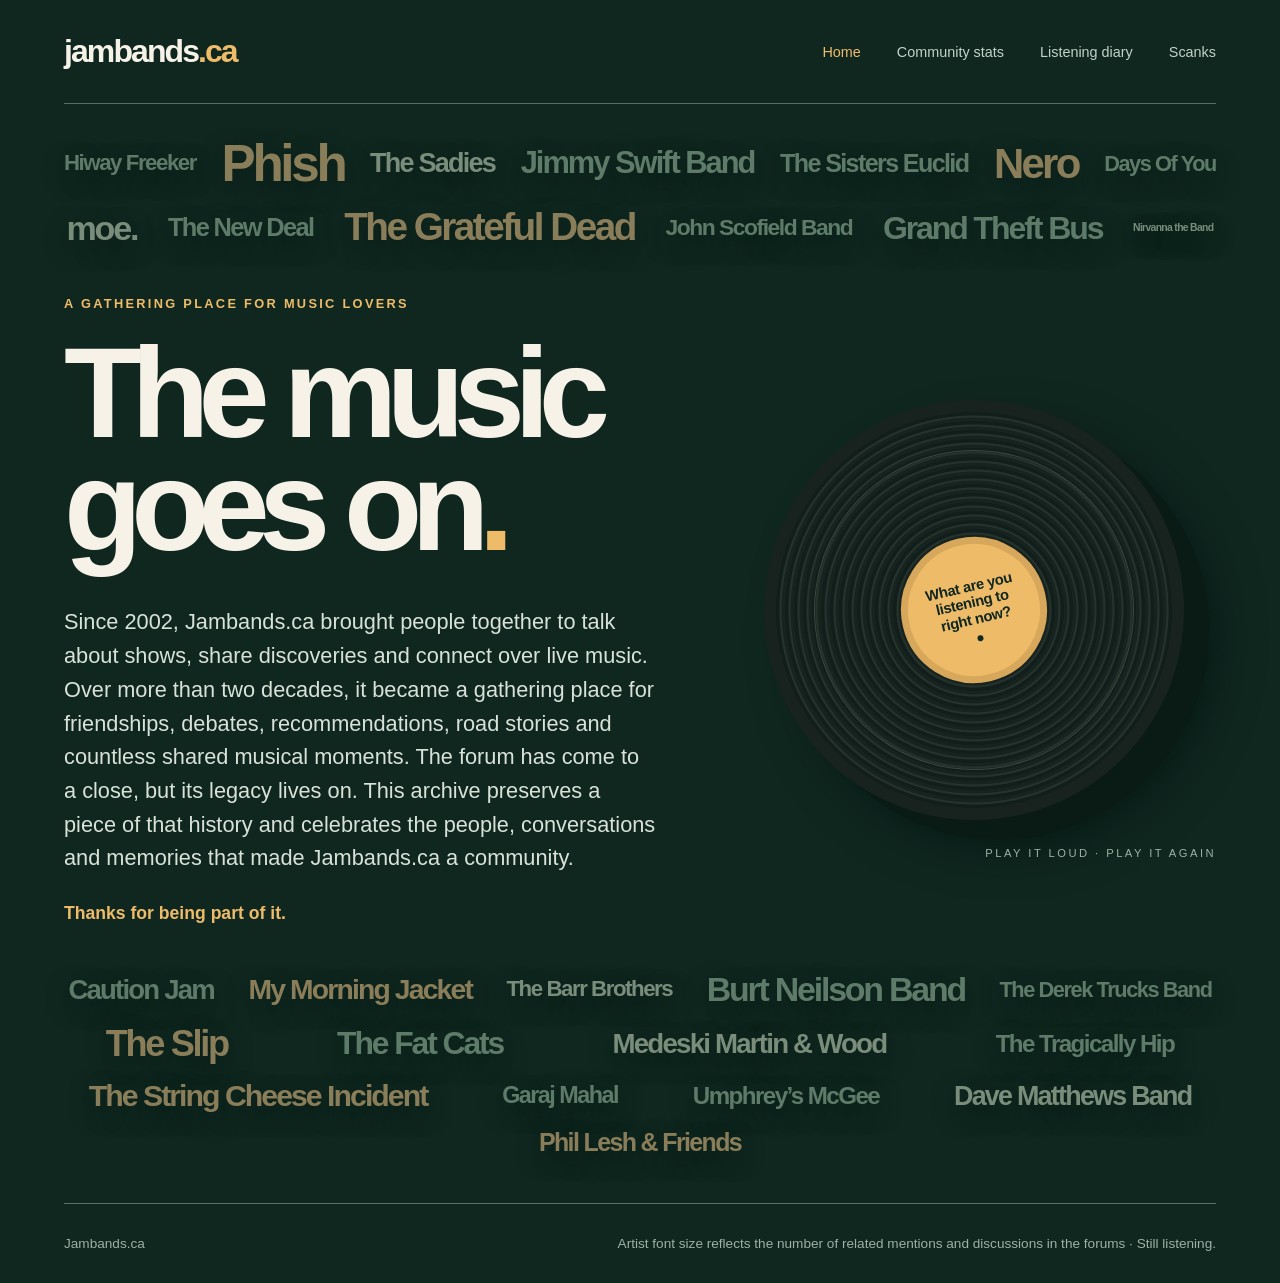
<file: index.html>
<!doctype html>
<html lang="en">
<head>
  <meta charset="utf-8">
  <meta name="viewport" content="width=device-width, initial-scale=1">
  <meta name="theme-color" content="#102720">
  <meta name="description" content="Jambands.ca — a home for the music and community that brought us together.">
  <title>Jambands.ca</title>
  <link rel="icon" type="image/svg+xml" href="data:image/svg+xml,%3Csvg xmlns='http://www.w3.org/2000/svg' viewBox='0 0 64 64'%3E%3Crect width='64' height='64' rx='12' fill='%23102720'/%3E%3Cpath d='M23 14v30c0 10-15 10-15 2s15-9 15-2M23 19l26-7v27c0 10-15 10-15 2s15-9 15-2' fill='none' stroke='%23eebc69' stroke-width='5' stroke-linecap='round' stroke-linejoin='round'/%3E%3C/svg%3E">
  <link rel="stylesheet" href="style.css">
</head>
<body>
  <div class="page">
    <header class="masthead"><a class="wordmark" href="./" aria-label="Jambands.ca home">jambands<span>.ca</span></a><nav aria-label="Main navigation"><a href="./" aria-current="page">Home</a><a href="community.html">Community stats</a><a href="albums.html">Listening diary</a><a href="scanks.html">Scanks</a></nav></header>
    <main>
      <section class="hero" aria-labelledby="headline">
        <div class="artist-cloud artist-cloud-top" role="list" aria-label="Artists mentioned on the Soundboard, sized by matching post count">
          <span class="artist" role="listitem" style="--size:1.39rem" aria-label="Hiway Freeker: 230 matching posts">Hiway Freeker</span>
          <span class="artist" role="listitem" style="--size:3.20rem" aria-label="Phish: 9,278 matching posts">Phish</span>
          <span class="artist" role="listitem" style="--size:1.69rem" aria-label="The Sadies: 829 matching posts">The Sadies</span>
          <span class="artist" role="listitem" style="--size:1.93rem" aria-label="Jimmy Swift Band: 1,562 matching posts">Jimmy Swift Band</span>
          <span class="artist" role="listitem" style="--size:1.57rem" aria-label="The Sisters Euclid: 545 matching posts">The Sisters Euclid</span>
          <span class="artist" role="listitem" style="--size:2.62rem" aria-label="Nero: 4,921 matching posts">Nero</span>
          <span class="artist" role="listitem" style="--size:1.36rem" aria-label="Days Of You: 196 matching posts">Days Of You</span>
          <span class="artist" role="listitem" style="--size:2.13rem" aria-label="moe.: 2,321 matching posts">moe.</span>
          <span class="artist" role="listitem" style="--size:1.59rem" aria-label="The New Deal: 586 matching posts">The New Deal</span>
          <span class="artist" role="listitem" style="--size:2.42rem" aria-label="The Grateful Dead: 3,766 matching posts">The Grateful Dead</span>
          <span class="artist" role="listitem" style="--size:1.43rem" aria-label="John Scofield Band: 288 matching posts">John Scofield Band</span>
          <span class="artist" role="listitem" style="--size:2.00rem" aria-label="Grand Theft Bus: 1,806 matching posts">Grand Theft Bus</span>
          <span class="artist" role="listitem" style="--size:0.65rem" aria-label="Nirvanna the Band: 0 matching posts">Nirvanna the Band</span>
        </div>
        <div class="hero-copy"><p class="eyebrow">A gathering place for music lovers</p><h1 id="headline">The music<br>goes on<span class="period">.</span></h1><p class="intro">Since 2002, Jambands.ca brought people together to talk about shows, share discoveries and connect over live music. Over more than two decades, it became a gathering place for friendships, debates, recommendations, road stories and countless shared musical moments. The forum has come to a close, but its legacy lives on. This archive preserves a piece of that history and celebrates the people, conversations and memories that made Jambands.ca a community.</p><p class="closing">Thanks for being part of it.</p></div>
        <div class="art"><div class="record"><div class="record-ring" aria-hidden="true"></div><a class="record-label" href="albums.html" aria-label="Explore albums from the What are you listening to right now? thread"><span>What are you<br>listening to<br>right now?</span></a></div><div class="art-caption" aria-hidden="true">PLAY IT LOUD · PLAY IT AGAIN</div></div>
        <div class="artist-cloud artist-cloud-bottom" role="list" aria-label="Artists mentioned on the Soundboard, sized by matching post count">
          <span class="artist" role="listitem" style="--size:1.72rem" aria-label="Caution Jam: 896 matching posts">Caution Jam</span>
          <span class="artist" role="listitem" style="--size:1.77rem" aria-label="My Morning Jacket: 1,051 matching posts">My Morning Jacket</span>
          <span class="artist" role="listitem" style="--size:1.39rem" aria-label="The Barr Brothers: 226 matching posts">The Barr Brothers</span>
          <span class="artist" role="listitem" style="--size:2.12rem" aria-label="Burt Neilson Band: 2,277 matching posts">Burt Neilson Band</span>
          <span class="artist" role="listitem" style="--size:1.36rem" aria-label="The Derek Trucks Band: 194 matching posts">The Derek Trucks Band</span>
          <span class="artist" role="listitem" style="--size:2.26rem" aria-label="The Slip: 2,920 matching posts">The Slip</span>
          <span class="artist" role="listitem" style="--size:1.99rem" aria-label="The Fat Cats: 1,780 matching posts">The Fat Cats</span>
          <span class="artist" role="listitem" style="--size:1.73rem" aria-label="Medeski Martin &amp; Wood: 921 matching posts">Medeski Martin &amp; Wood</span>
          <span class="artist" role="listitem" style="--size:1.51rem" aria-label="The Tragically Hip: 433 matching posts">The Tragically Hip</span>
          <span class="artist" role="listitem" style="--size:1.89rem" aria-label="The String Cheese Incident: 1,415 matching posts">The String Cheese Incident</span>
          <span class="artist" role="listitem" style="--size:1.46rem" aria-label="Garaj Mahal: 338 matching posts">Garaj Mahal</span>
          <span class="artist" role="listitem" style="--size:1.51rem" aria-label="Umphrey’s McGee: 423 matching posts">Umphrey’s McGee</span>
          <span class="artist" role="listitem" style="--size:1.68rem" aria-label="Dave Matthews Band: 799 matching posts">Dave Matthews Band</span>
          <span class="artist" role="listitem" style="--size:1.56rem" aria-label="Phil Lesh &amp; Friends: 514 matching posts">Phil Lesh &amp; Friends</span>
        </div>
      </section>
    </main>
    <footer><span>Jambands.ca</span><span>Artist font size reflects the number of related mentions and discussions in the forums · Still listening.</span></footer>
  </div>
</body>
</html>
</file>
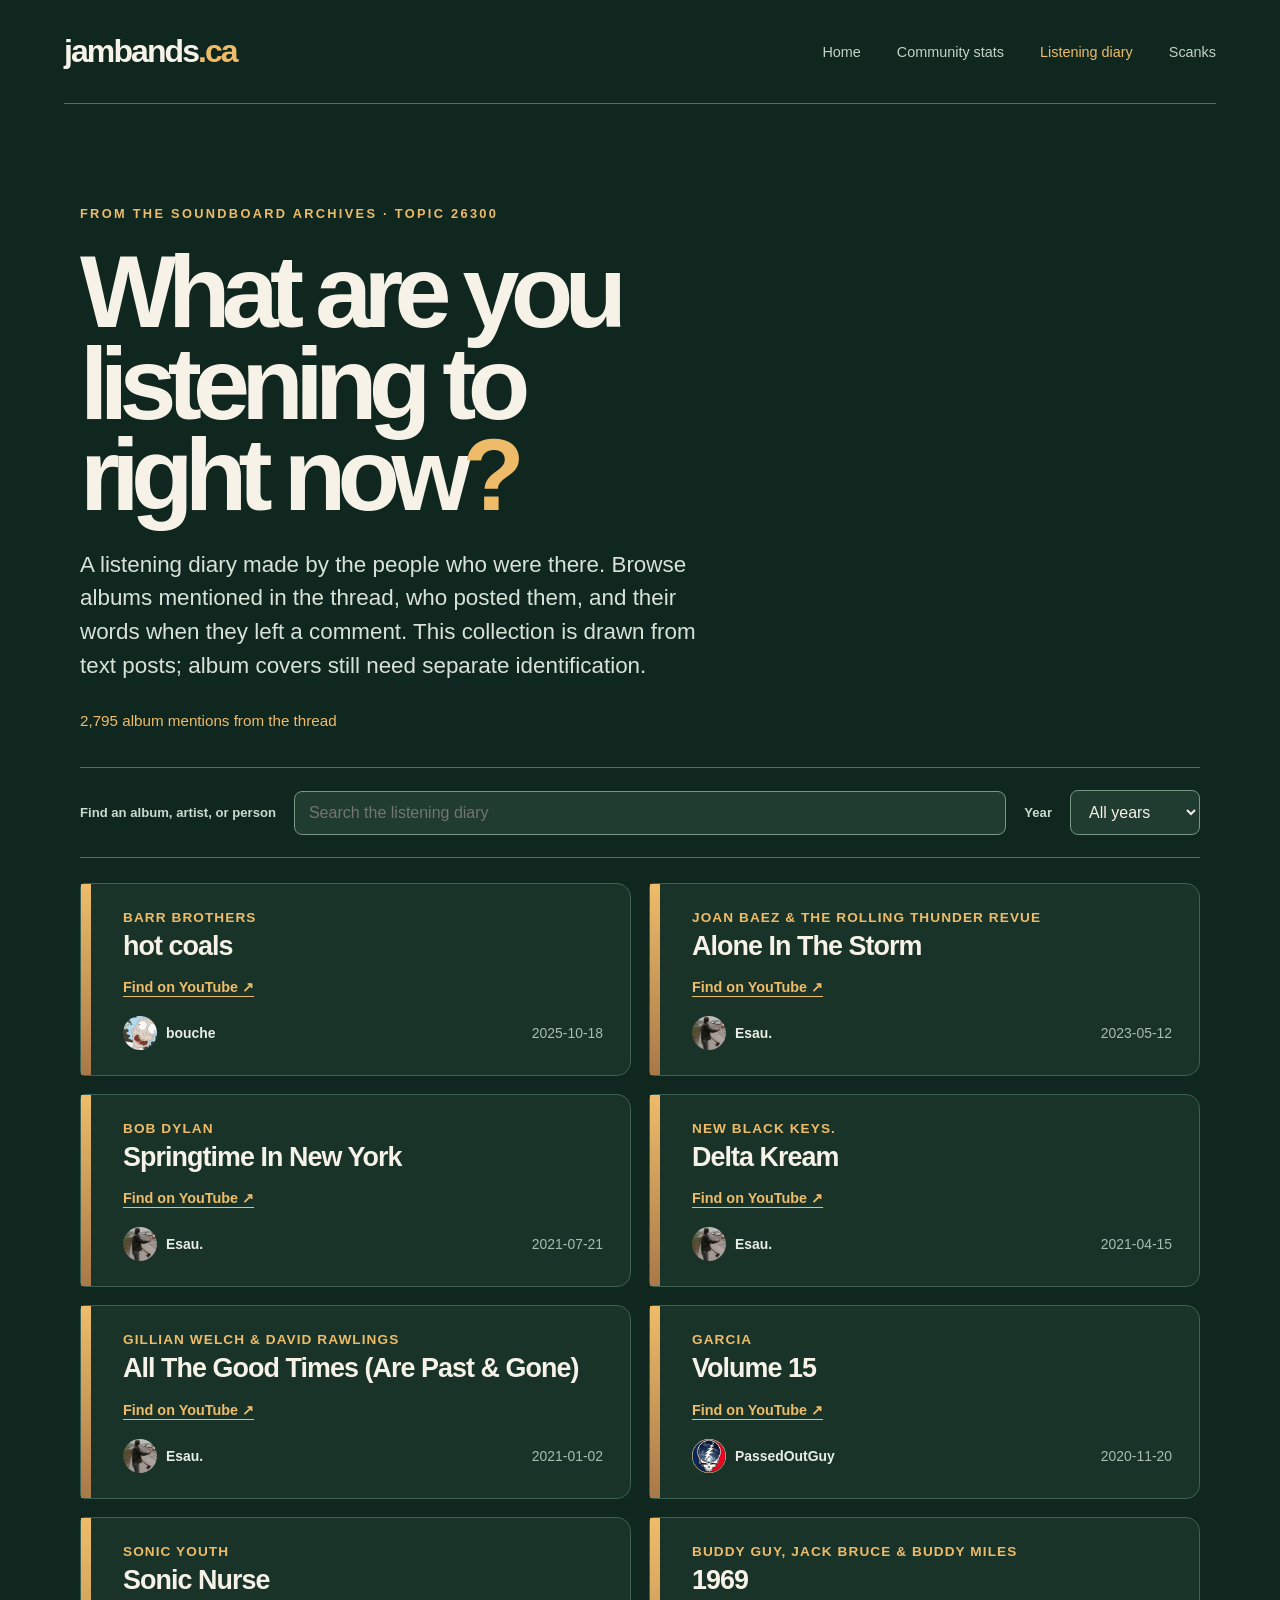
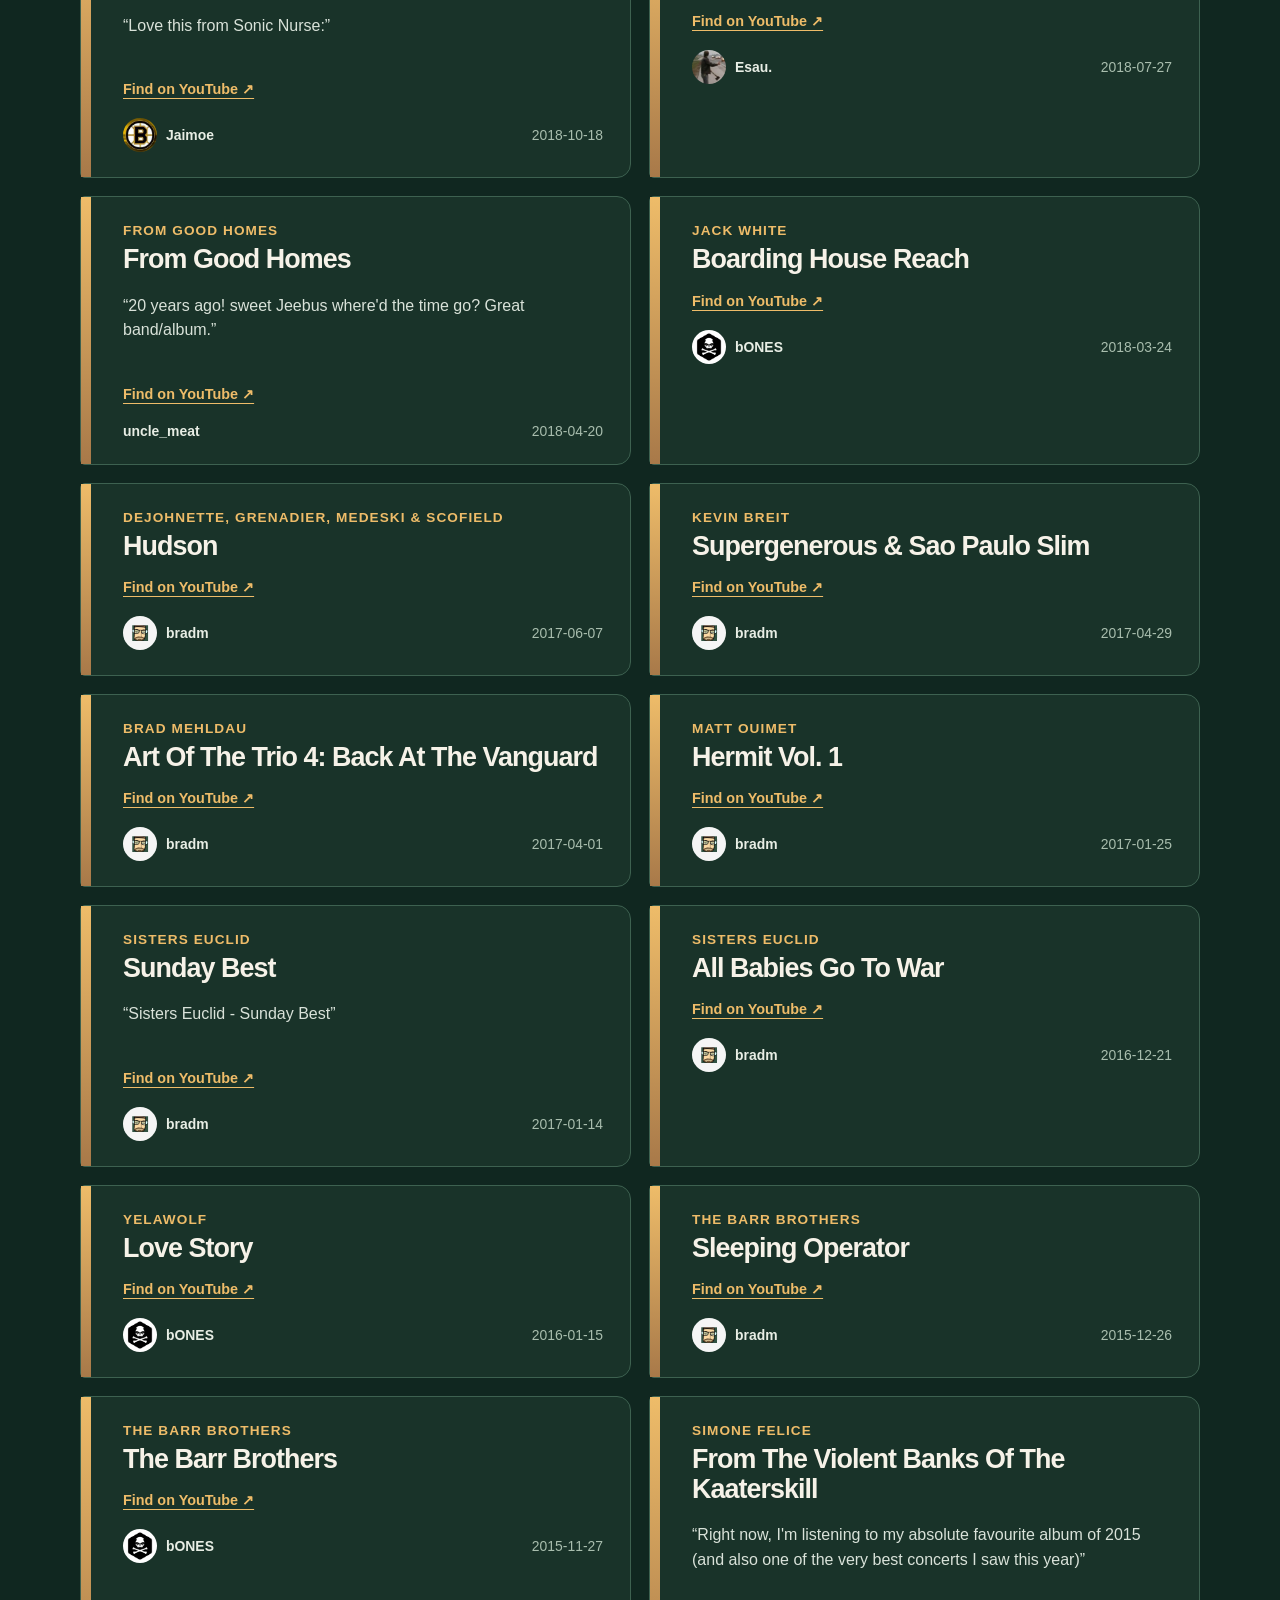
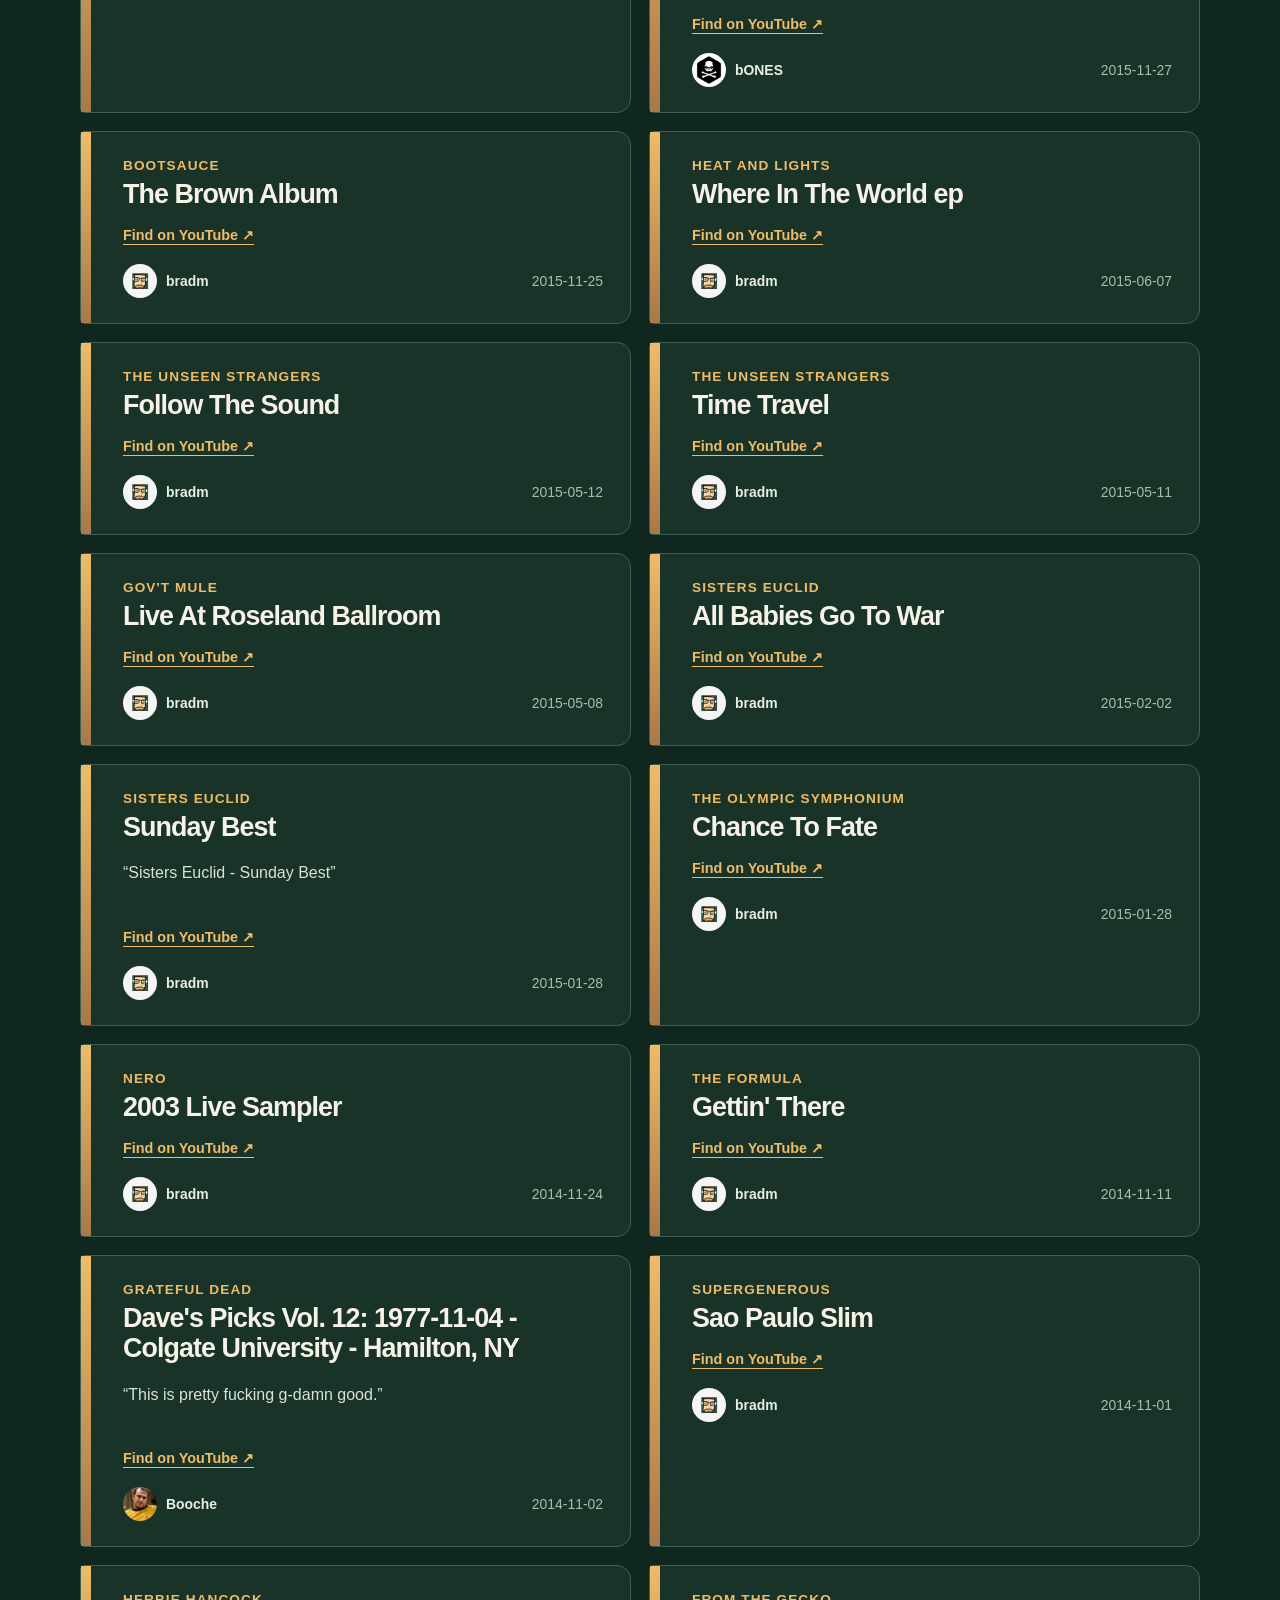
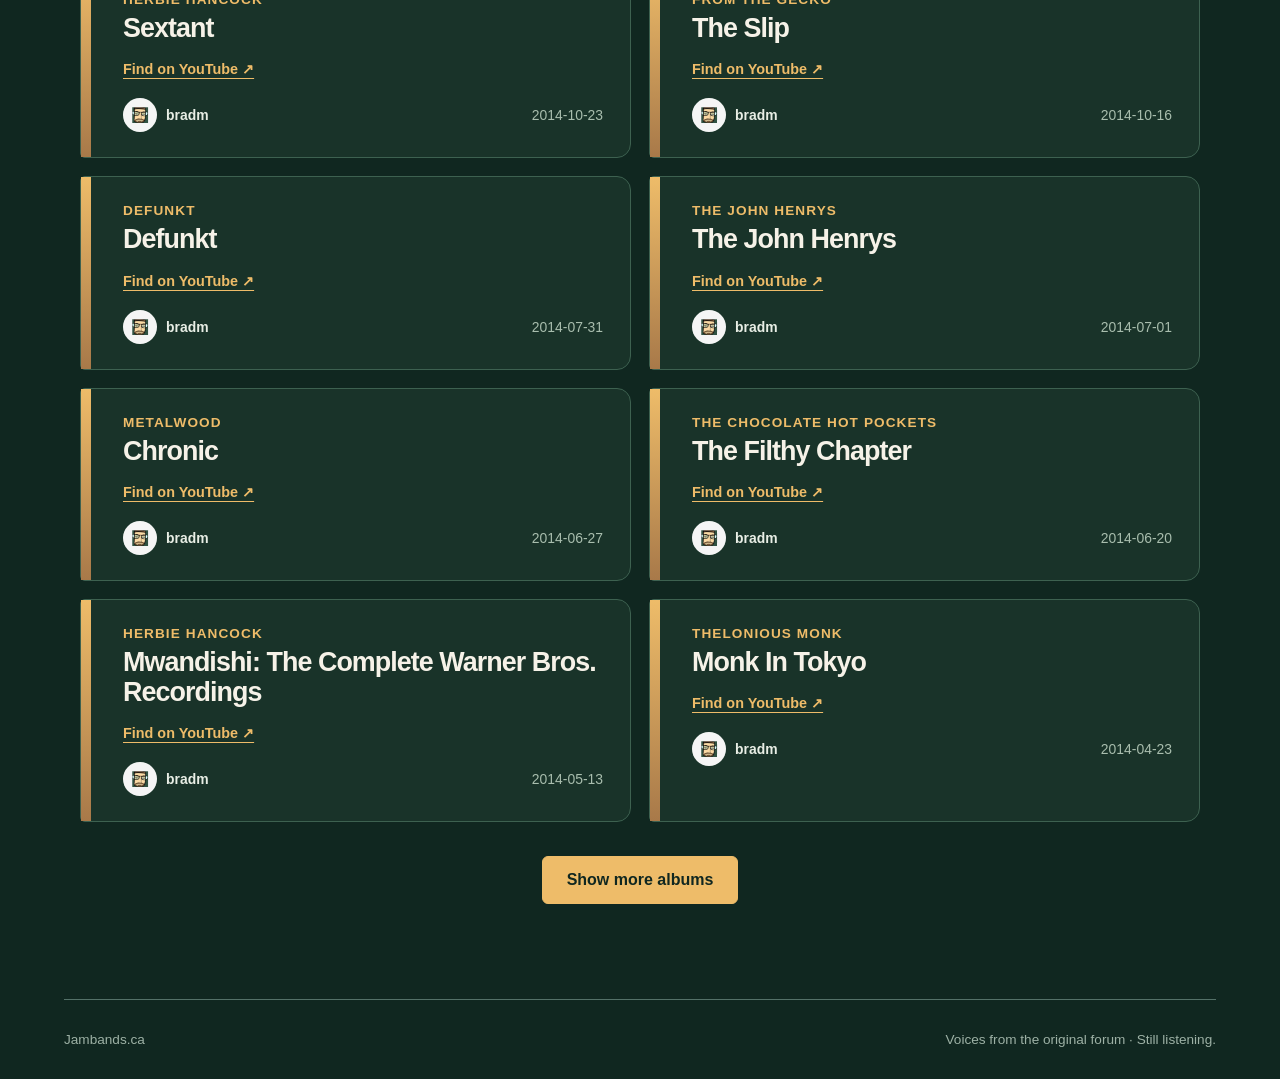
<file: albums.html>
<!doctype html>
<html lang="en">
<head>
  <meta charset="utf-8">
  <meta name="viewport" content="width=device-width, initial-scale=1">
  <meta name="theme-color" content="#102720">
  <meta name="description" content="Albums shared by the Jambands.ca community over the years.">
  <title>What are you listening to right now? · Jambands.ca</title>
  <link rel="stylesheet" href="style.css">
  <link rel="stylesheet" href="albums.css">
  <script src="albums.js" defer></script>
</head>
<body>
  <div class="page">
    <header class="masthead"><a class="wordmark" href="./" aria-label="Jambands.ca home">jambands<span>.ca</span></a><nav aria-label="Main navigation"><a href="./">Home</a><a href="community.html">Community stats</a><a href="albums.html" aria-current="page">Listening diary</a><a href="scanks.html">Scanks</a></nav></header>
    <main class="album-page">
      <div class="album-heading"><p class="eyebrow">From the Soundboard archives · Topic 26300</p><h1>What are you<br>listening to<br>right now<span class="period">?</span></h1><p class="album-intro">A listening diary made by the people who were there. Browse albums mentioned in the thread, who posted them, and their words when they left a comment. This collection is drawn from text posts; album covers still need separate identification.</p><p id="album-status" class="album-status" role="status">Loading the archive…</p></div>
      <div class="album-controls"><label for="album-search">Find an album, artist, or person</label><input id="album-search" type="search" placeholder="Search the listening diary" autocomplete="off"><label for="album-year">Year</label><select id="album-year"><option value="">All years</option></select></div>
      <div id="album-list" class="album-list" aria-live="polite"></div>
      <button id="album-more" class="album-more" type="button" hidden>Show more albums</button>
    </main>
    <footer><span>Jambands.ca</span><span>Voices from the original forum · Still listening.</span></footer>
  </div>
</body>
</html>
</file>
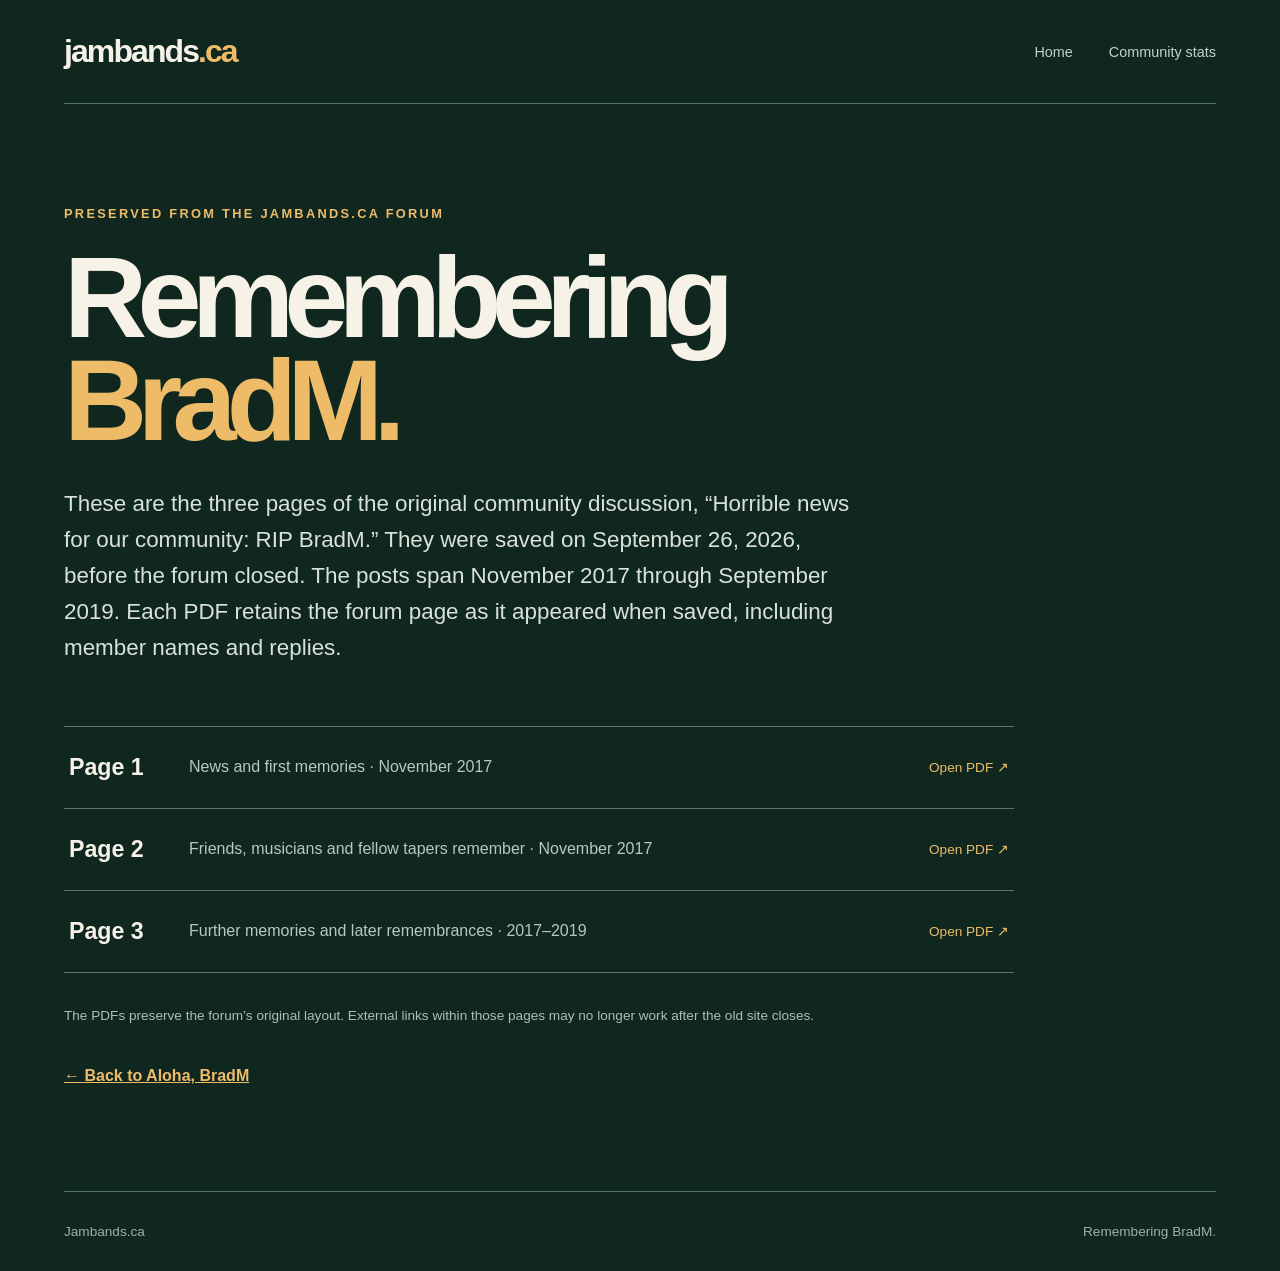
<file: bradm-thread.html>
<!doctype html>
<html lang="en">
<head>
  <meta charset="utf-8">
  <meta name="viewport" content="width=device-width, initial-scale=1">
  <meta name="theme-color" content="#102720">
  <meta name="description" content="A preserved copy of the three-page Jambands.ca tribute thread remembering BradM.">
  <title>BradM forum tribute archive · Jambands.ca</title>
  <link rel="stylesheet" href="style.css">
  <link rel="stylesheet" href="bradm.css">
</head>
<body>
  <div class="page">
    <header class="masthead"><a class="wordmark" href="./" aria-label="Jambands.ca home">jambands<span>.ca</span></a><nav aria-label="Main navigation"><a href="./">Home</a><a href="community.html">Community stats</a></nav></header>
    <main class="thread-main">
      <p class="eyebrow">Preserved from the Jambands.ca forum</p>
      <h1>Remembering<br><span>BradM.</span></h1>
      <p class="thread-intro">These are the three pages of the original community discussion, “Horrible news for our community: RIP BradM.” They were saved on September 26, 2026, before the forum closed. The posts span November 2017 through September 2019. Each PDF retains the forum page as it appeared when saved, including member names and replies.</p>
      <ol class="thread-pages">
        <li><a href="archive/bradm-thread/page1.pdf"><strong>Page 1</strong><span>News and first memories · November 2017</span><span aria-hidden="true">Open PDF ↗</span></a></li>
        <li><a href="archive/bradm-thread/page2.pdf"><strong>Page 2</strong><span>Friends, musicians and fellow tapers remember · November 2017</span><span aria-hidden="true">Open PDF ↗</span></a></li>
        <li><a href="archive/bradm-thread/page3.pdf"><strong>Page 3</strong><span>Further memories and later remembrances · 2017–2019</span><span aria-hidden="true">Open PDF ↗</span></a></li>
      </ol>
      <p class="thread-footnote">The PDFs preserve the forum’s original layout. External links within those pages may no longer work after the old site closes.</p>
      <a class="thread-link" href="bradm.html">← Back to Aloha, BradM</a>
    </main>
    <footer><span>Jambands.ca</span><span>Remembering BradM.</span></footer>
  </div>
</body>
</html>
</file>
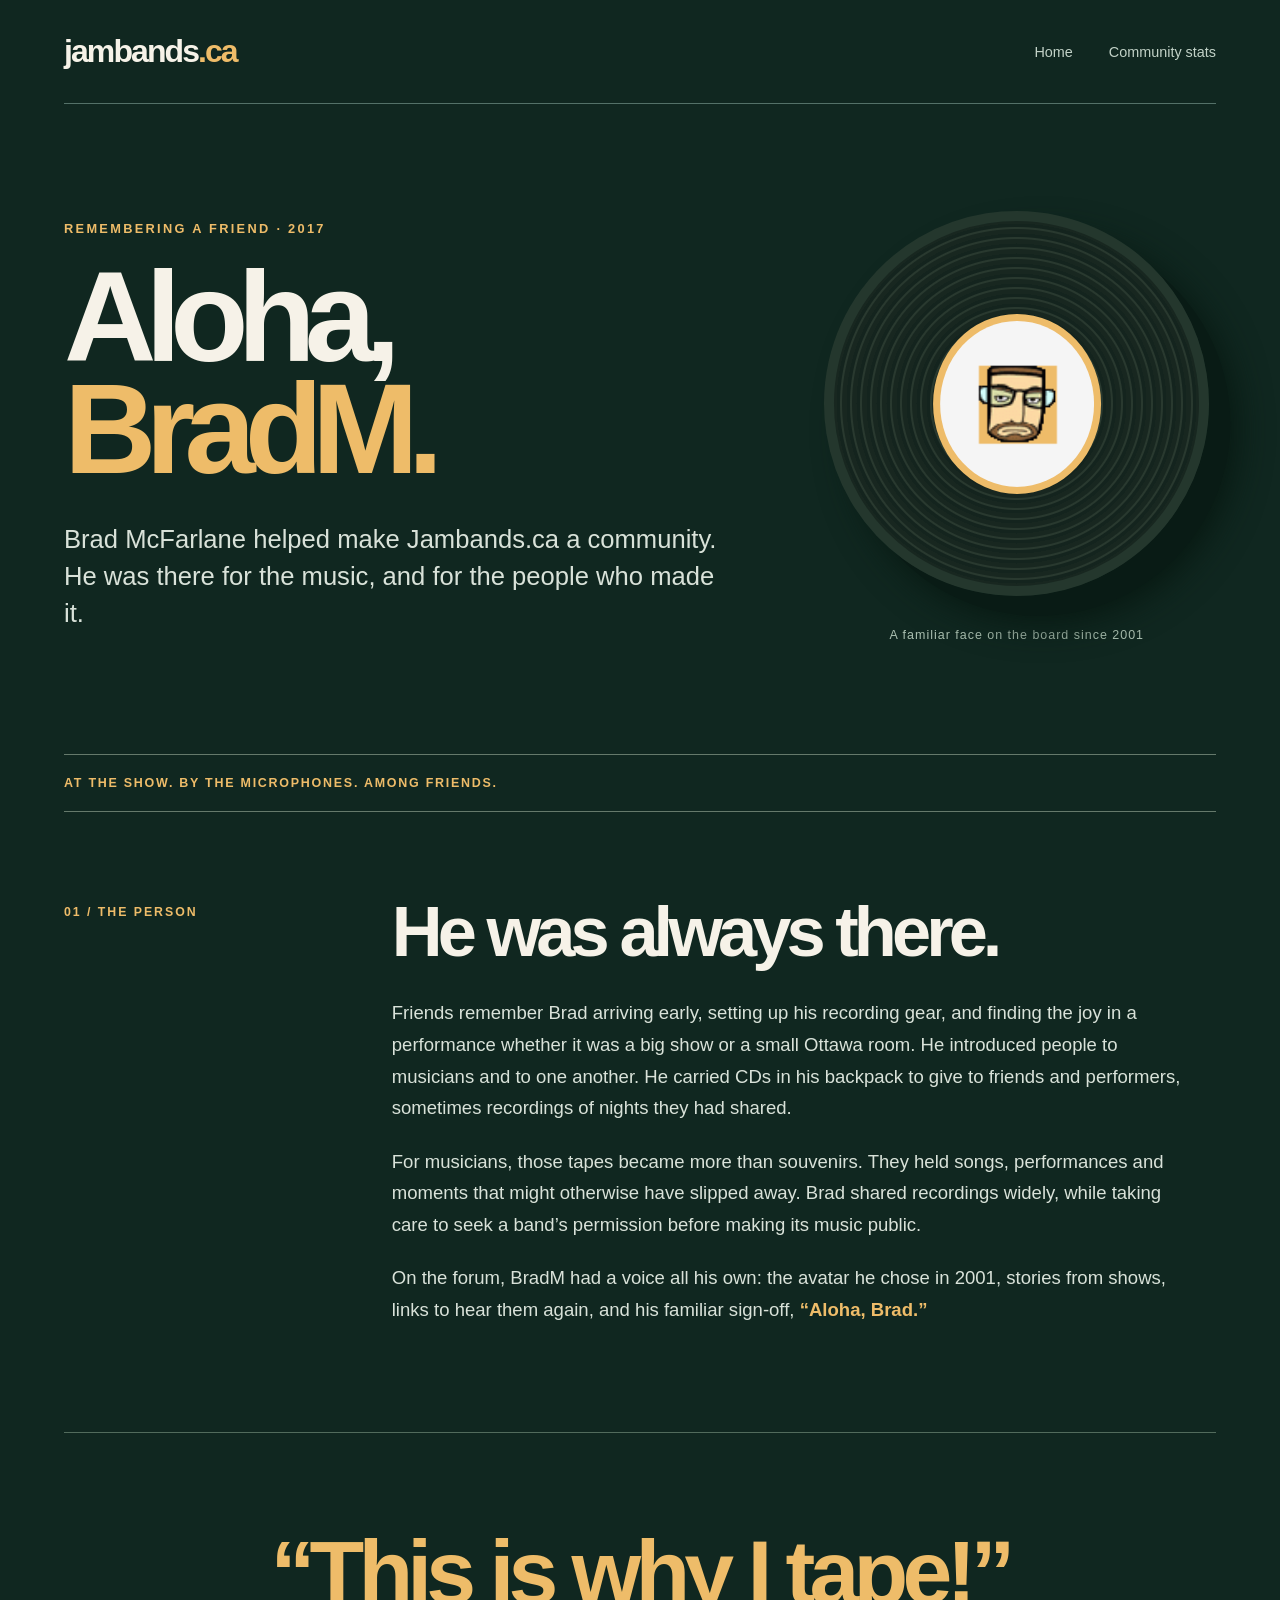
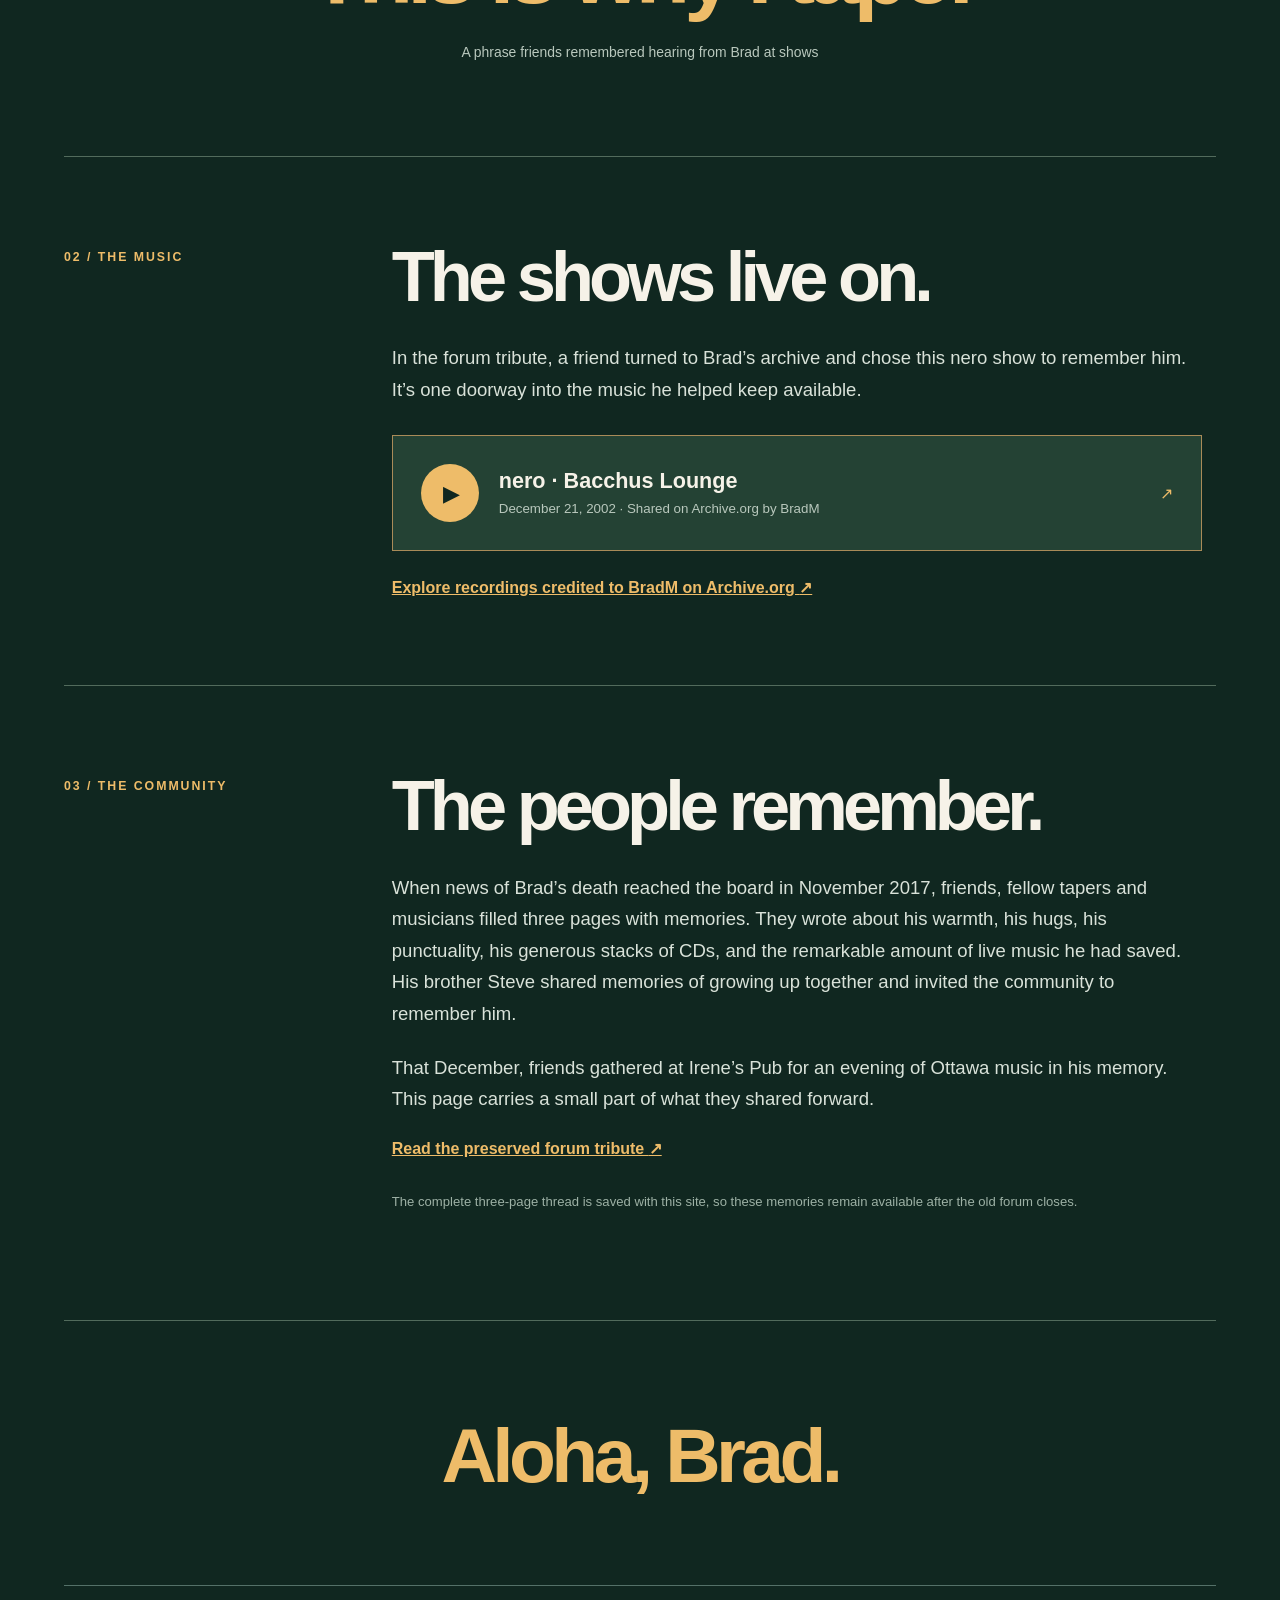
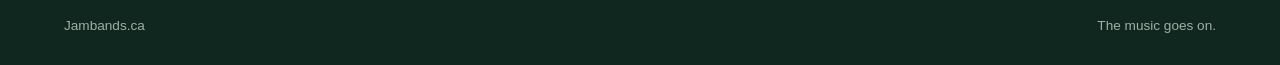
<file: bradm.html>
<!doctype html>
<html lang="en">
<head>
  <meta charset="utf-8">
  <meta name="viewport" content="width=device-width, initial-scale=1">
  <meta name="theme-color" content="#102720">
  <meta name="description" content="Remembering BradM, a friend of Jambands.ca and a devoted archivist of live music.">
  <title>Aloha, BradM · Jambands.ca</title>
  <link rel="stylesheet" href="style.css">
  <link rel="stylesheet" href="bradm.css">
</head>
<body>
  <div class="page">
    <header class="masthead"><a class="wordmark" href="./" aria-label="Jambands.ca home">jambands<span>.ca</span></a><nav aria-label="Main navigation"><a href="./">Home</a><a href="community.html">Community stats</a></nav></header>
    <main class="tribute-main">
      <section class="tribute-hero" aria-labelledby="tribute-title">
        <div class="tribute-heading"><p class="eyebrow">Remembering a friend · 2017</p><h1 id="tribute-title">Aloha,<br><span>BradM.</span></h1><p class="tribute-deck">Brad McFarlane helped make Jambands.ca a community. He was there for the music, and for the people who made it.</p></div>
        <div class="tribute-art"><div class="tape-disc"><img src="assets/members/80.gif" alt="BradM’s longtime forum avatar, chosen when he joined in 2001" width="180" height="180"></div><span class="tape-caption">A familiar face on the board since 2001</span></div>
      </section>
      <div class="tribute-rule"><span>At the show. By the microphones. Among friends.</span></div>
      <section class="remembrance" aria-labelledby="remember-heading"><div class="section-label">01 / The person</div><div class="section-copy"><h2 id="remember-heading">He was always there.</h2><p>Friends remember Brad arriving early, setting up his recording gear, and finding the joy in a performance whether it was a big show or a small Ottawa room. He introduced people to musicians and to one another. He carried CDs in his backpack to give to friends and performers, sometimes recordings of nights they had shared.</p><p>For musicians, those tapes became more than souvenirs. They held songs, performances and moments that might otherwise have slipped away. Brad shared recordings widely, while taking care to seek a band’s permission before making its music public.</p><p>On the forum, BradM had a voice all his own: the avatar he chose in 2001, stories from shows, links to hear them again, and his familiar sign-off, <strong>“Aloha, Brad.”</strong></p></div></section>
      <blockquote class="tribute-quote"><p>“This is why I tape!”</p><cite>A phrase friends remembered hearing from Brad at shows</cite></blockquote>
      <section class="listening" aria-labelledby="listen-heading"><div class="section-label">02 / The music</div><div class="section-copy"><h2 id="listen-heading">The shows live on.</h2><p>In the forum tribute, a friend turned to Brad’s archive and chose this nero show to remember him. It’s one doorway into the music he helped keep available.</p><a class="recording" href="https://archive.org/details/nero2002-12-21.sbd.shnf"><span class="recording-icon" aria-hidden="true">▶</span><span><strong>nero · Bacchus Lounge</strong><small>December 21, 2002 · Shared on Archive.org by BradM</small></span><span aria-hidden="true">↗</span></a><a class="archive-link" href="https://archive.org/search?query=taper%3A%22BradM%22">Explore recordings credited to BradM on Archive.org <span aria-hidden="true">↗</span></a></div></section>
      <section class="community-memory" aria-labelledby="memory-heading"><div class="section-label">03 / The community</div><div class="section-copy"><h2 id="memory-heading">The people remember.</h2><p>When news of Brad’s death reached the board in November 2017, friends, fellow tapers and musicians filled three pages with memories. They wrote about his warmth, his hugs, his punctuality, his generous stacks of CDs, and the remarkable amount of live music he had saved. His brother Steve shared memories of growing up together and invited the community to remember him.</p><p>That December, friends gathered at Irene’s Pub for an evening of Ottawa music in his memory. This page carries a small part of what they shared forward.</p><a class="thread-link" href="bradm-thread.html">Read the preserved forum tribute <span aria-hidden="true">↗</span></a><p class="source-note">The complete three-page thread is saved with this site, so these memories remain available after the old forum closes.</p></div></section>
      <p class="tribute-signoff">Aloha, Brad.</p>
    </main>
    <footer><span>Jambands.ca</span><span>The music goes on.</span></footer>
  </div>
</body>
</html>
</file>
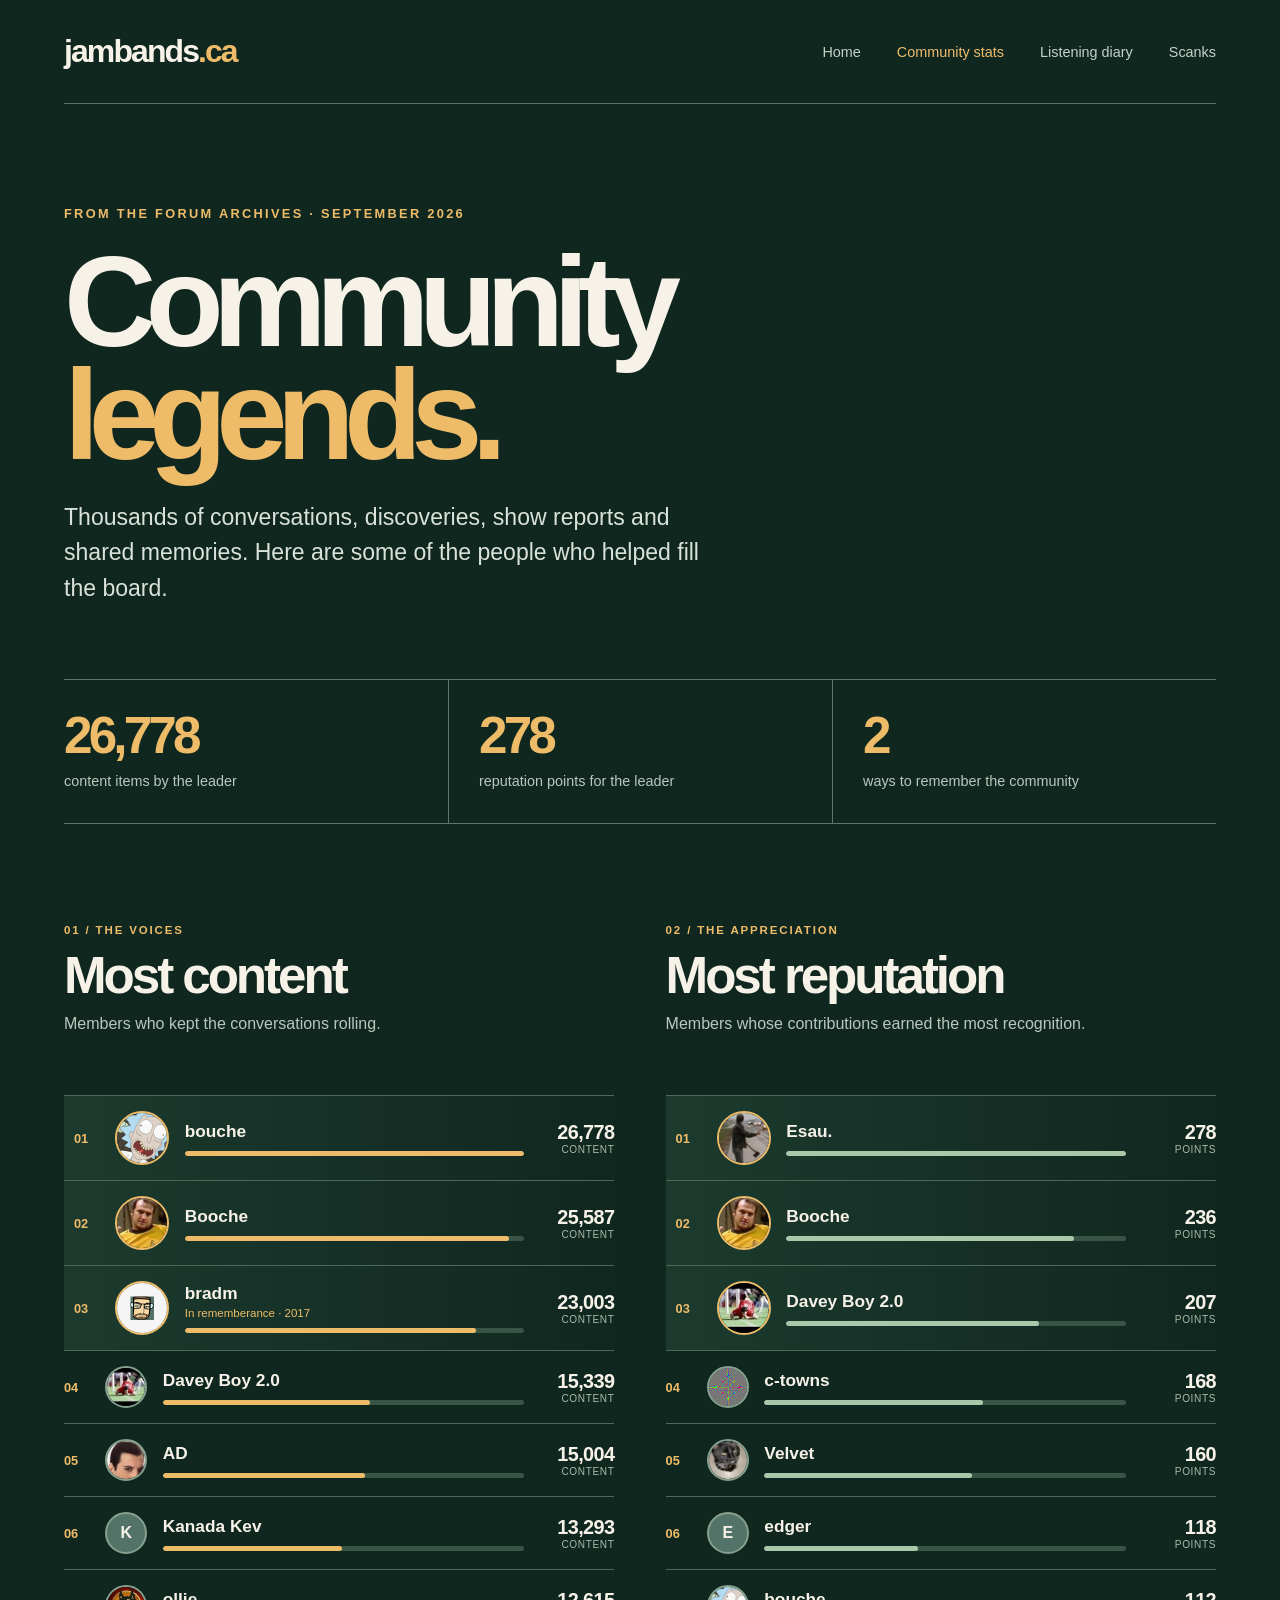
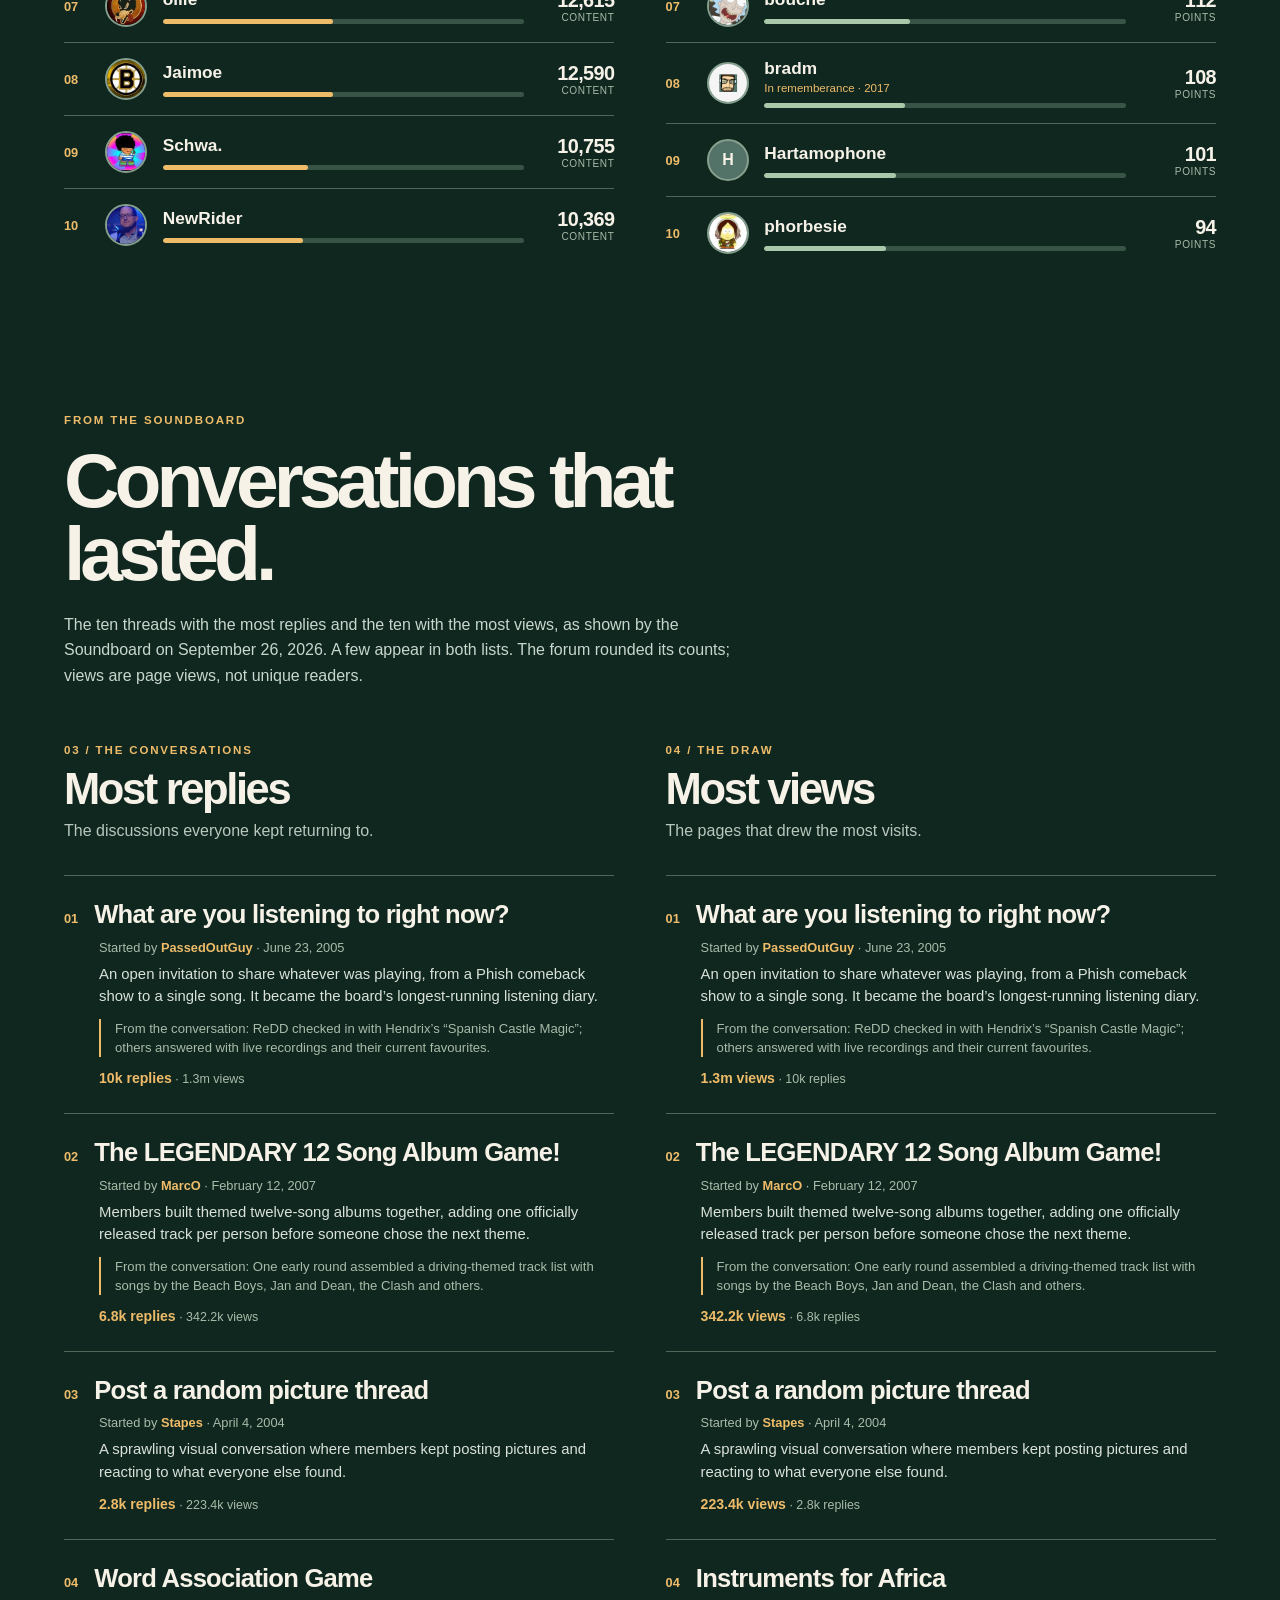
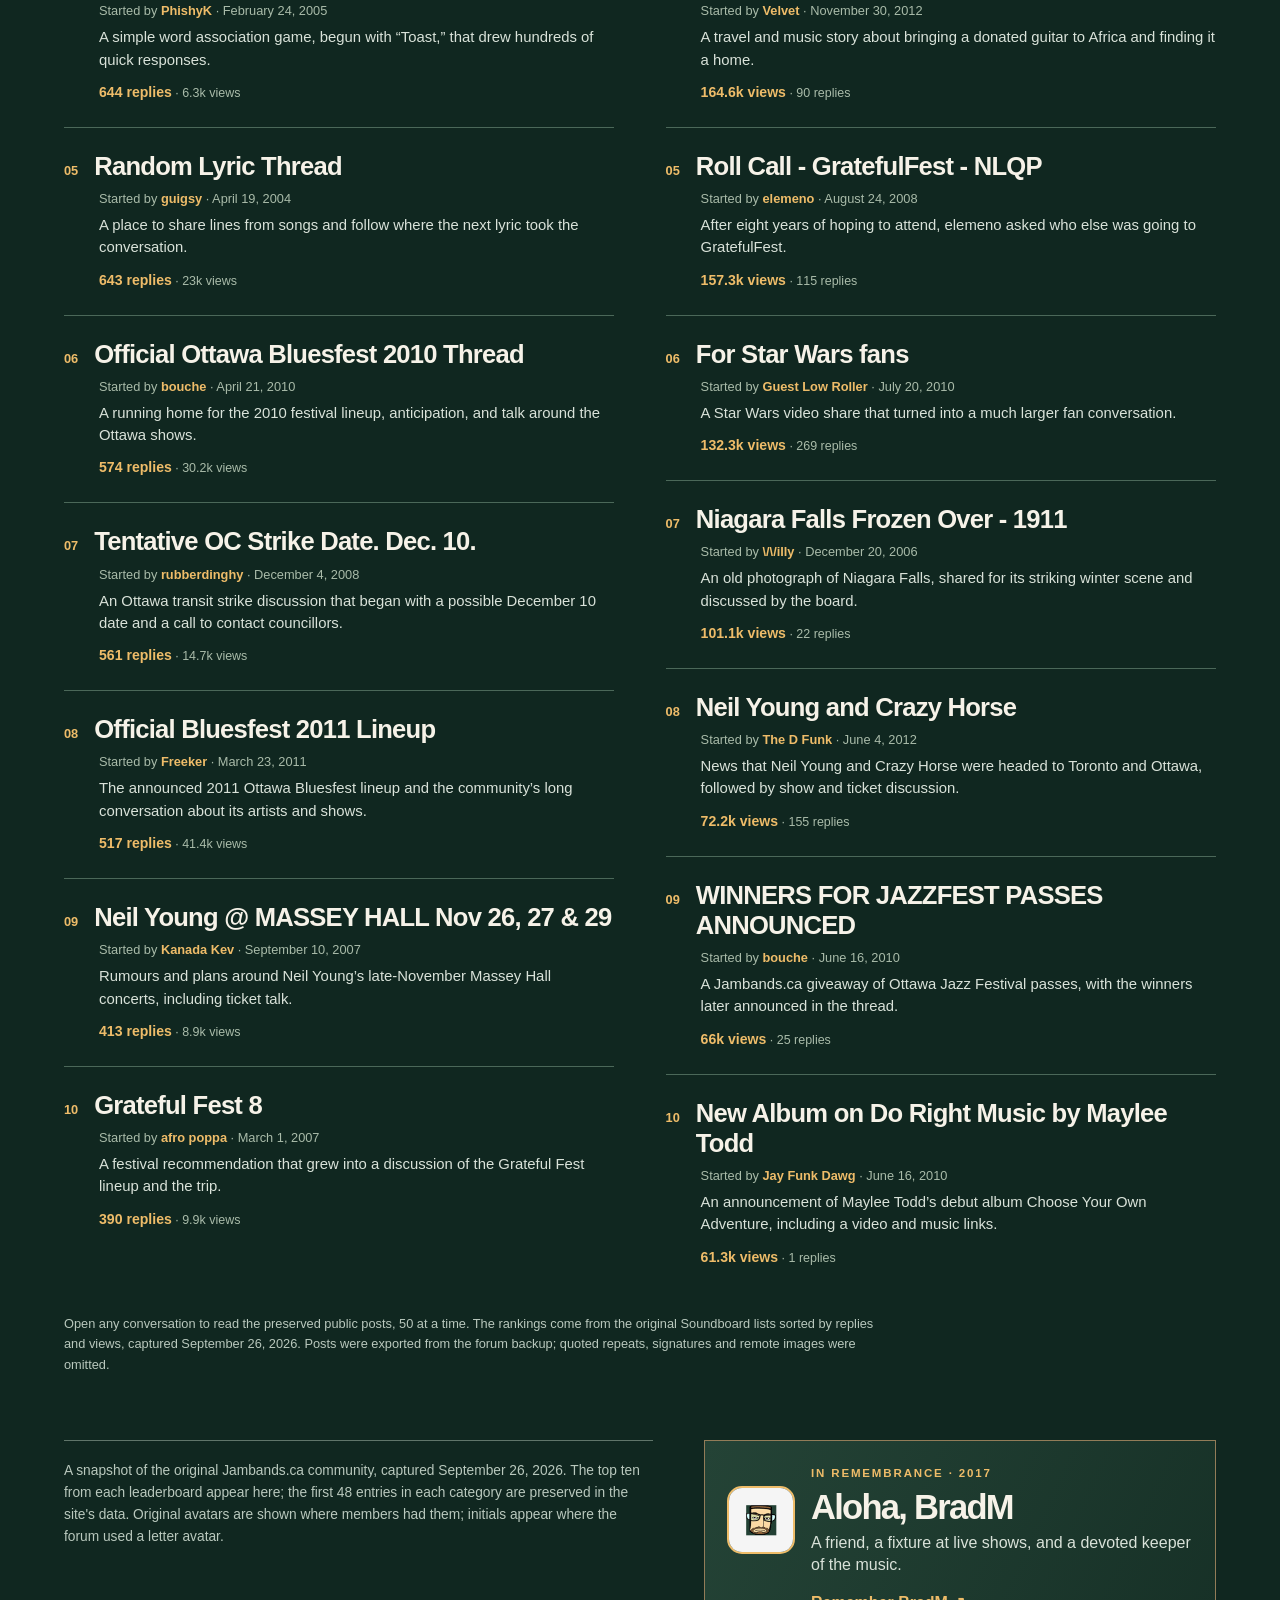
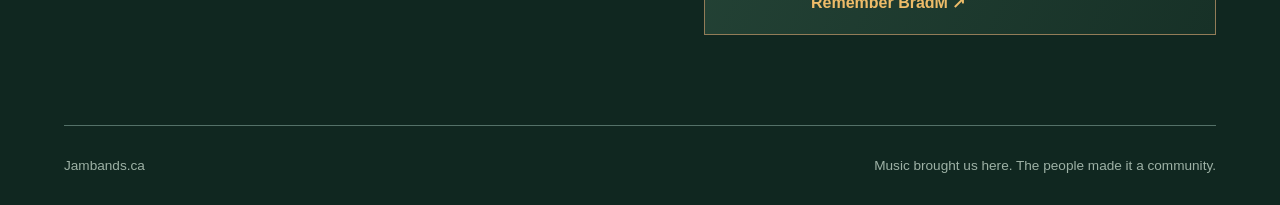
<file: community.html>
<!doctype html>
<html lang="en">
<head>
  <meta charset="utf-8">
  <meta name="viewport" content="width=device-width, initial-scale=1">
  <meta name="theme-color" content="#102720">
  <meta name="description" content="An archival snapshot of Jambands.ca's most prolific members and most popular Soundboard conversations.">
  <title>Community stats · Jambands.ca</title>
  <link rel="stylesheet" href="style.css">
  <link rel="stylesheet" href="community.css?v=20260926-3">
  <script src="community.js?v=20260926-4" defer></script>
</head>
<body>
  <div class="page">
    <header class="masthead"><a class="wordmark" href="./" aria-label="Jambands.ca home">jambands<span>.ca</span></a><nav aria-label="Main navigation"><a href="./">Home</a><a href="community.html" aria-current="page">Community stats</a><a href="albums.html">Listening diary</a><a href="scanks.html">Scanks</a></nav></header>
    <main class="community-main">
      <div class="community-intro">
        <p class="eyebrow">From the forum archives · September 2026</p>
        <h1>Community<br><em>legends.</em></h1>
        <p>Thousands of conversations, discoveries, show reports and shared memories. Here are some of the people who helped fill the board.</p>
      </div>
      <div class="stat-strip" aria-label="Top member statistics"><div><strong>26,778</strong><span>content items by the leader</span></div><div><strong>278</strong><span>reputation points for the leader</span></div><div><strong>2</strong><span>ways to remember the community</span></div></div>
      <div class="rankings" id="rankings">
        <section class="ranking ranking-content" aria-labelledby="content-title"><div class="ranking-heading"><span class="ranking-kicker">01 / The voices</span><h2 id="content-title">Most content</h2><p>Members who kept the conversations rolling.</p></div><ol id="content-list" aria-label="Top ten members by content"></ol></section>
        <section class="ranking ranking-reputation" aria-labelledby="reputation-title"><div class="ranking-heading"><span class="ranking-kicker">02 / The appreciation</span><h2 id="reputation-title">Most reputation</h2><p>Members whose contributions earned the most recognition.</p></div><ol id="reputation-list" aria-label="Top ten members by reputation"></ol></section>
      </div>
      <section class="thread-archive" aria-labelledby="threads-title">
        <div class="thread-intro"><span class="ranking-kicker">From the Soundboard</span><h2 id="threads-title">Conversations that lasted.</h2><p>The ten threads with the most replies and the ten with the most views, as shown by the Soundboard on September 26, 2026. A few appear in both lists. The forum rounded its counts; views are page views, not unique readers.</p></div>
        <div class="thread-rankings" id="thread-rankings">
          <section class="thread-ranking" aria-labelledby="thread-replies-title"><div class="thread-ranking-heading"><span class="ranking-kicker">03 / The conversations</span><h3 id="thread-replies-title">Most replies</h3><p>The discussions everyone kept returning to.</p></div><ol id="thread-replies-list" aria-label="Top ten Soundboard threads by replies"></ol></section>
          <section class="thread-ranking" aria-labelledby="thread-views-title"><div class="thread-ranking-heading"><span class="ranking-kicker">04 / The draw</span><h3 id="thread-views-title">Most views</h3><p>The pages that drew the most visits.</p></div><ol id="thread-views-list" aria-label="Top ten Soundboard threads by views"></ol></section>
        </div>
        <p class="thread-source">Open any conversation to read the preserved public posts, 50 at a time. The rankings come from the original Soundboard lists sorted by replies and views, captured September 26, 2026. Posts were exported from the forum backup; quoted repeats, signatures and remote images were omitted.</p>
      </section>
      <div class="archive-footer">
        <p class="archive-note">A snapshot of the original Jambands.ca community, captured September 26, 2026. The top ten from each leaderboard appear here; the first 48 entries in each category are preserved in the site's data. Original avatars are shown where members had them; initials appear where the forum used a letter avatar.</p>
        <aside class="memorial-teaser" aria-labelledby="memorial-teaser-title"><img src="assets/members/80.gif" alt="BradM’s longtime forum avatar" width="80" height="80"><div><span class="ranking-kicker">In remembrance · 2017</span><h2 id="memorial-teaser-title">Aloha, BradM</h2><p>A friend, a fixture at live shows, and a devoted keeper of the music.</p></div><a href="bradm.html">Remember BradM <span aria-hidden="true">↗</span></a></aside>
      </div>
    </main>
    <footer><span>Jambands.ca</span><span>Music brought us here. The people made it a community.</span></footer>
  </div>
</body>
</html>
</file>
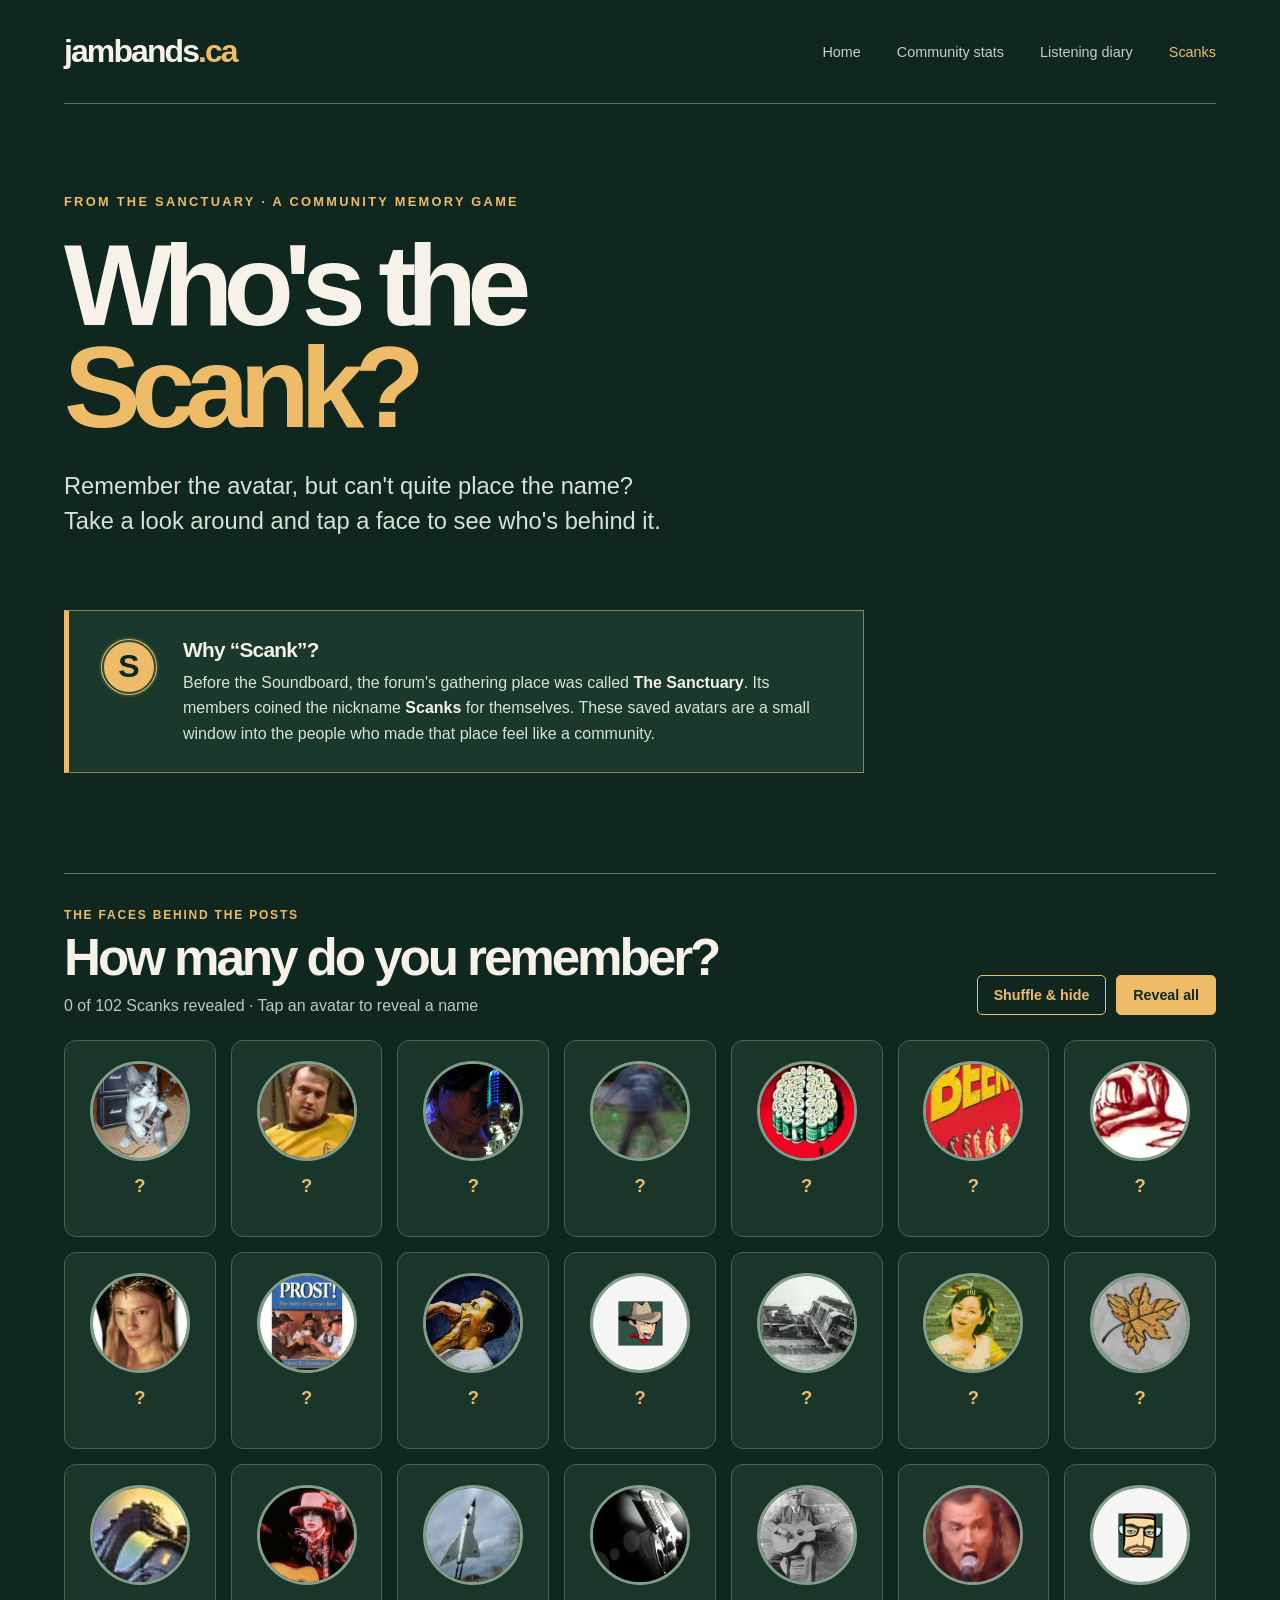
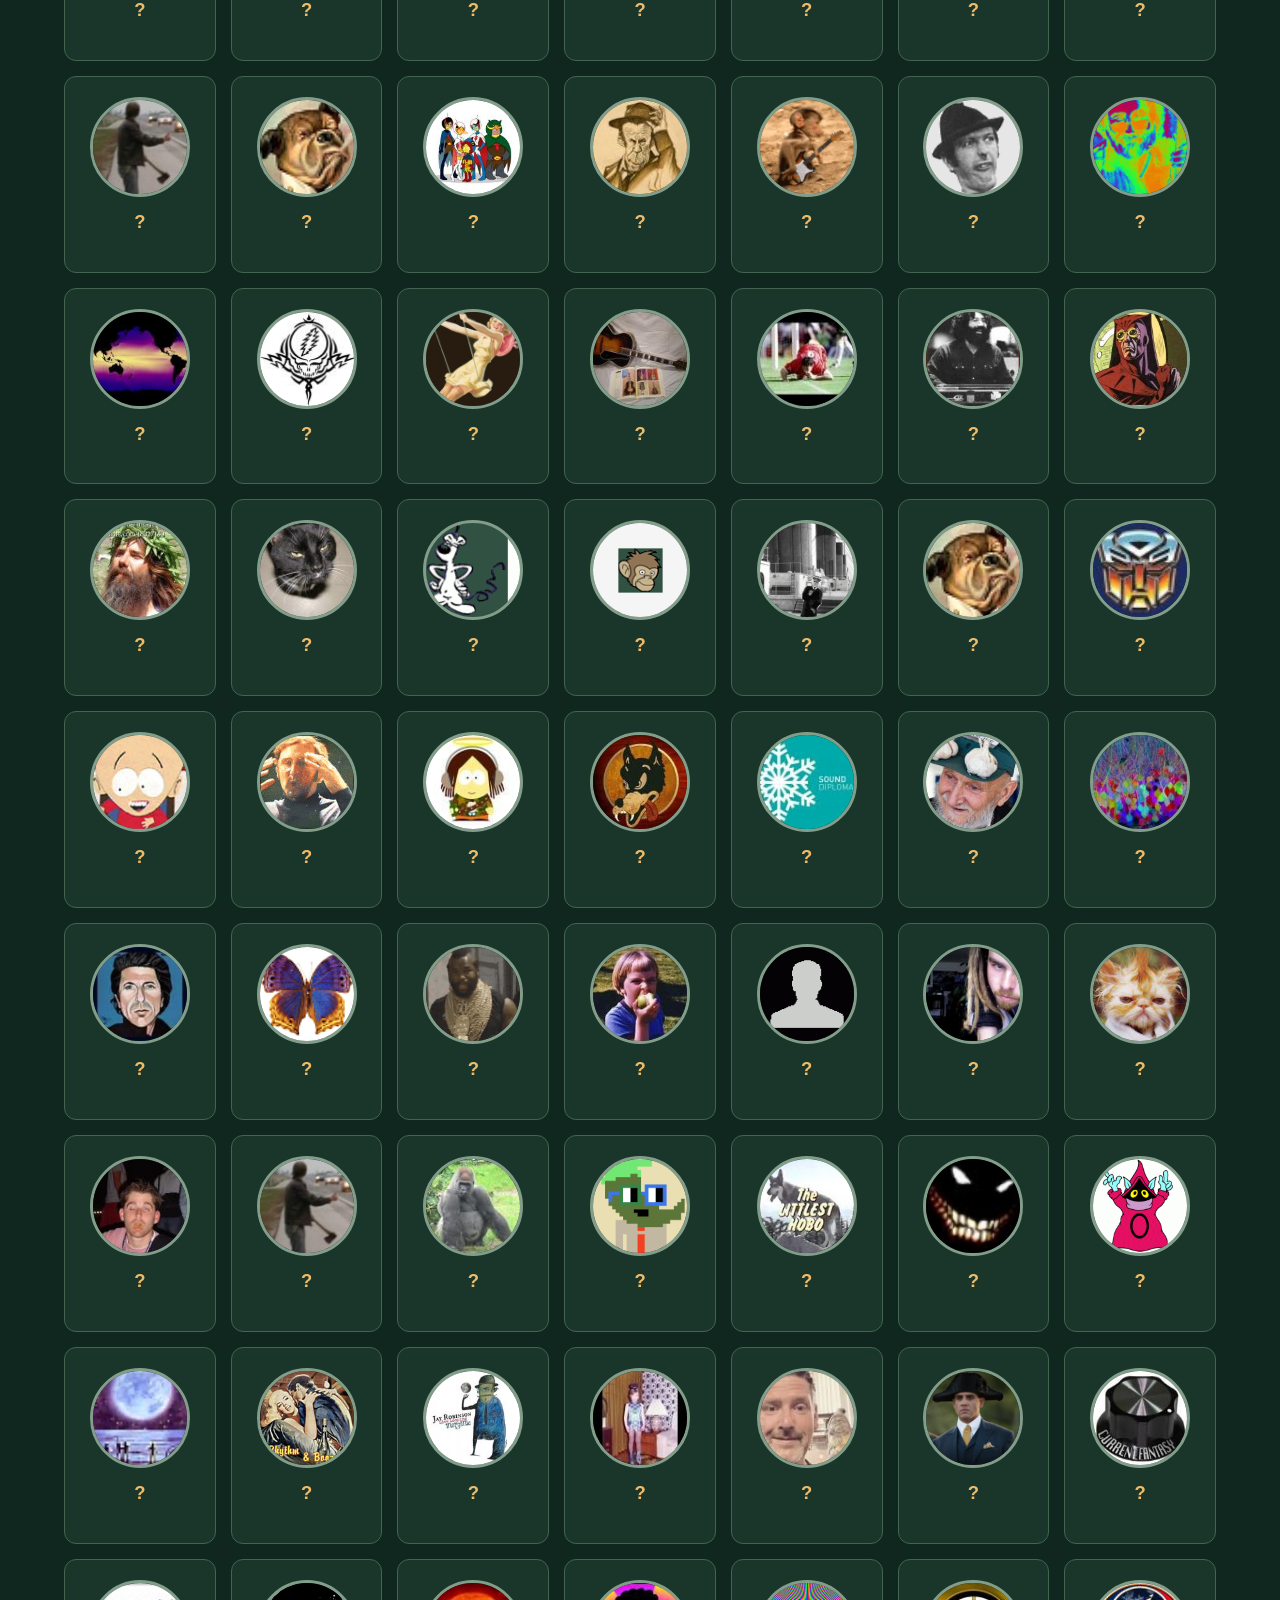
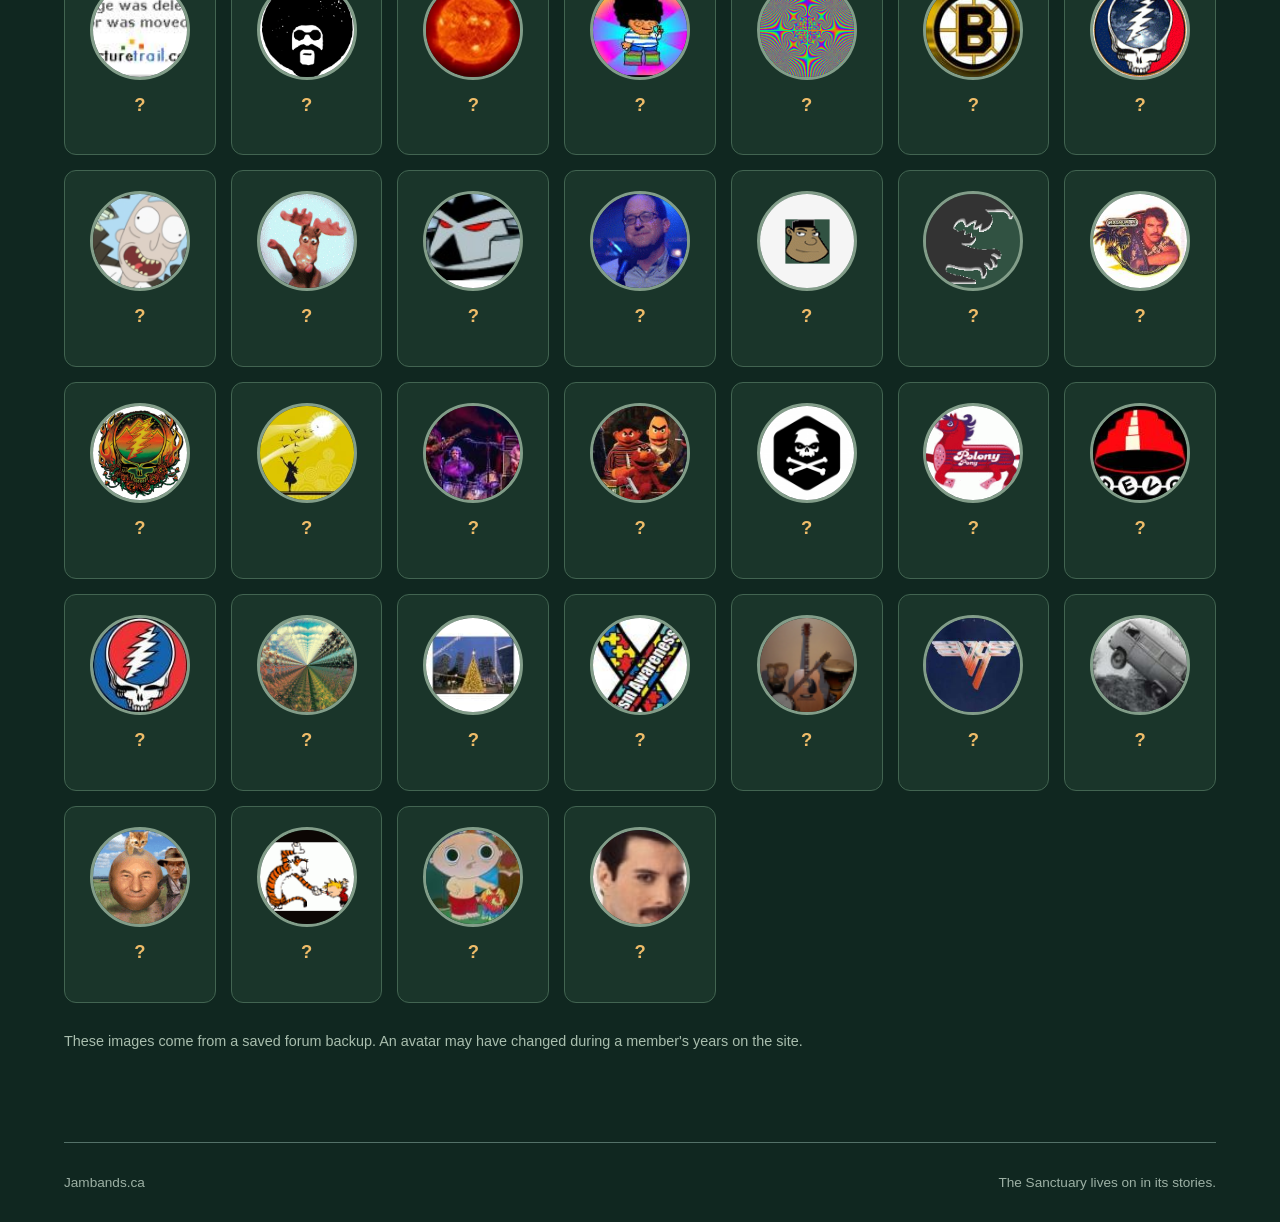
<file: scanks.html>
<!doctype html>
<html lang="en">
<head>
  <meta charset="utf-8">
  <meta name="viewport" content="width=device-width, initial-scale=1">
  <meta name="theme-color" content="#102720">
  <meta name="description" content="A Jambands.ca memory game: tap the old forum avatars and see which Scanks you remember.">
  <title>Who's the Scank? · Jambands.ca</title>
  <link rel="stylesheet" href="style.css">
  <link rel="stylesheet" href="scanks.css">
  <script src="scanks.js" defer></script>
</head>
<body>
  <div class="page">
    <header class="masthead"><a class="wordmark" href="./" aria-label="Jambands.ca home">jambands<span>.ca</span></a><nav aria-label="Main navigation"><a href="./">Home</a><a href="community.html">Community stats</a><a href="albums.html">Listening diary</a><a href="scanks.html" aria-current="page">Scanks</a></nav></header>
    <main class="scanks-page">
      <section class="scanks-intro" aria-labelledby="scanks-title">
        <p class="eyebrow">From The Sanctuary · A community memory game</p>
        <h1 id="scanks-title">Who's the<br><em>Scank?</em></h1>
        <p class="scanks-lede">Remember the avatar, but can't quite place the name? Take a look around and tap a face to see who's behind it.</p>
      </section>
      <aside class="scanks-history" aria-labelledby="scanks-history-title">
        <span class="scanks-history-mark" aria-hidden="true">S</span>
        <div><h2 id="scanks-history-title">Why “Scank”?</h2><p>Before the Soundboard, the forum's gathering place was called <strong>The Sanctuary</strong>. Its members coined the nickname <strong>Scanks</strong> for themselves. These saved avatars are a small window into the people who made that place feel like a community.</p></div>
      </aside>
      <section class="scanks-game" aria-labelledby="scanks-game-title">
        <div class="scanks-game-head">
          <div><p class="scanks-kicker">The faces behind the posts</p><h2 id="scanks-game-title">How many do you remember?</h2><p id="scanks-progress" class="scanks-progress" role="status">Loading the Scanks…</p></div>
          <div class="scanks-actions"><button id="scanks-shuffle" type="button">Shuffle &amp; hide</button><button id="scanks-reveal" type="button">Reveal all</button></div>
        </div>
        <ol id="scanks-grid" class="scanks-grid" aria-label="Forum member avatars"></ol>
        <p class="scanks-note">These images come from a saved forum backup. An avatar may have changed during a member's years on the site.</p>
      </section>
    </main>
    <footer><span>Jambands.ca</span><span>The Sanctuary lives on in its stories.</span></footer>
  </div>
</body>
</html>
</file>
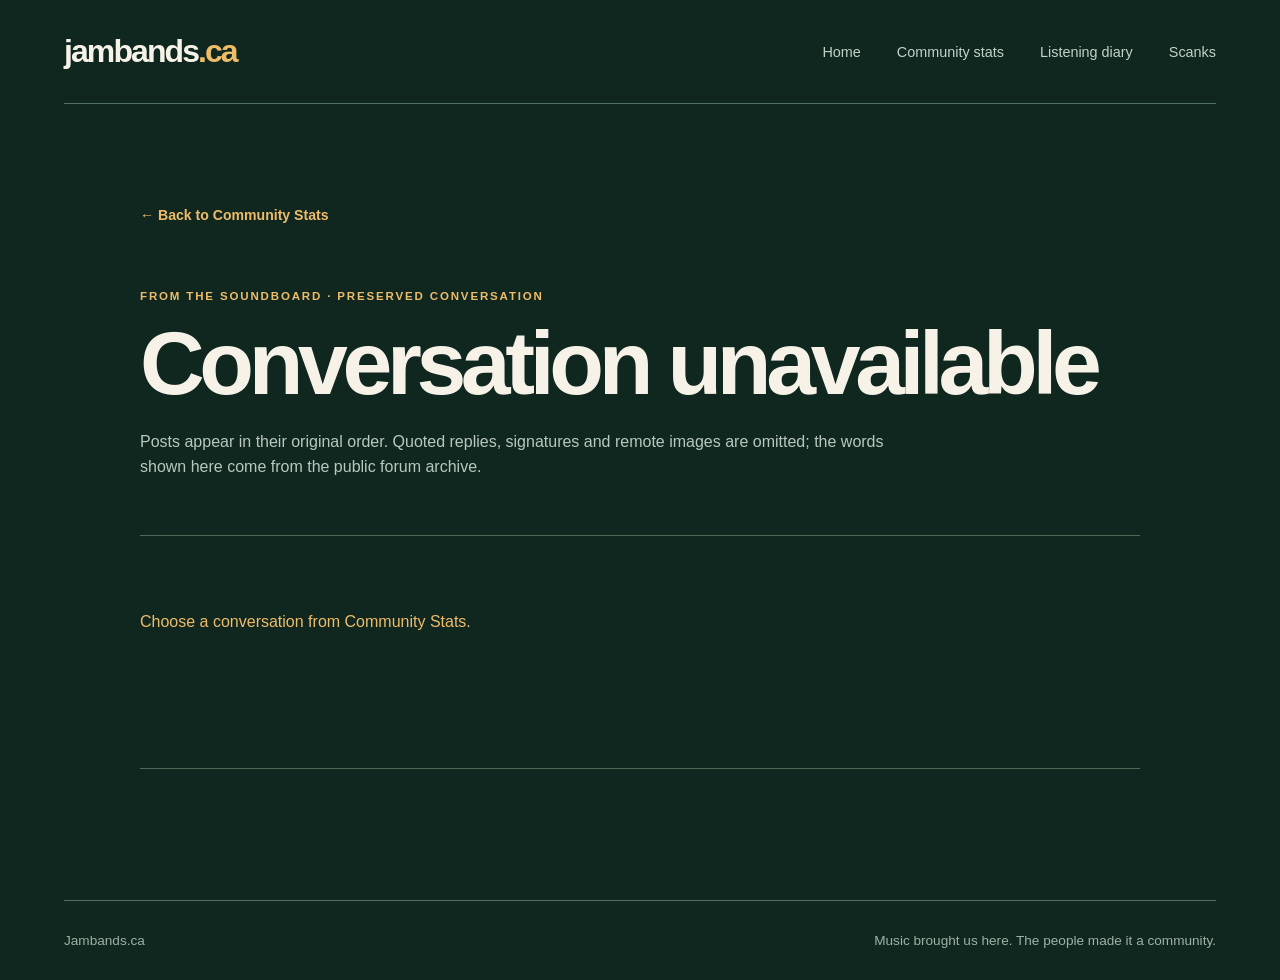
<file: topic.html>
<!doctype html>
<html lang="en">
<head>
  <meta charset="utf-8">
  <meta name="viewport" content="width=device-width, initial-scale=1">
  <meta name="theme-color" content="#102720">
  <meta name="description" content="Read preserved conversations from the Jambands.ca Soundboard.">
  <title>Soundboard archive · Jambands.ca</title>
  <link rel="stylesheet" href="style.css">
  <link rel="stylesheet" href="topic.css">
  <script src="topic.js" defer></script>
</head>
<body>
  <div class="page">
    <header class="masthead"><a class="wordmark" href="./" aria-label="Jambands.ca home">jambands<span>.ca</span></a><nav aria-label="Main navigation"><a href="./">Home</a><a href="community.html">Community stats</a><a href="albums.html">Listening diary</a><a href="scanks.html">Scanks</a></nav></header>
    <main class="topic-main">
      <a class="topic-back" href="community.html">← Back to Community Stats</a>
      <header class="topic-header">
        <span class="topic-kicker">From the Soundboard · Preserved conversation</span>
        <h1 id="topic-title">Loading conversation…</h1>
        <p id="topic-meta"></p>
      </header>
      <p class="topic-context">Posts appear in their original order. Quoted replies, signatures and remote images are omitted; the words shown here come from the public forum archive.</p>
      <nav class="topic-pager" id="topic-pager-top" aria-label="Post pages"></nav>
      <div id="topic-posts" class="topic-posts" aria-live="polite"></div>
      <nav class="topic-pager" id="topic-pager-bottom" aria-label="Post pages"></nav>
    </main>
    <footer><span>Jambands.ca</span><span>Music brought us here. The people made it a community.</span></footer>
  </div>
</body>
</html>
</file>
<file: style.css>
:root {
  color-scheme: dark;
  font-family: Arial, Helvetica, sans-serif;
  background: #102720;
  color: #f6f2e8;
}
* { box-sizing: border-box; }
html { min-width: 320px; }
body { margin: 0; }
.page { min-height: 100vh; display: flex; flex-direction: column; max-width: 1600px; margin: auto; padding: 0 clamp(22px, 5vw, 80px); }
.masthead { height: 104px; flex: none; display: flex; align-items: center; justify-content: space-between; border-bottom: 1px solid #547168; }
.wordmark { color: #f6f2e8; text-decoration: none; font-weight: 900; font-size: clamp(1.5rem, 3vw, 2rem); letter-spacing: -.06em; }
.wordmark span { color: #eebc69; }
.masthead nav { display: flex; gap: clamp(16px, 3vw, 36px); }
.masthead nav a { color: #c2d2c7; text-decoration: none; font-size: .9rem; }
.masthead nav a[aria-current], .masthead nav a:hover { color: #eebc69; }
.header-note { color: #b9c8bd; font-size: .9rem; letter-spacing: .02em; }
main { flex: 1; display: flex; align-items: center; }
.hero { width: 100%; display: grid; grid-template-columns: minmax(0, 1.1fr) minmax(0, .9fr); grid-template-areas: 'top top' 'copy art' 'bottom bottom'; align-items: center; column-gap: 6vw; row-gap: clamp(22px, 3vw, 42px); padding: 24px 0 38px; }
.hero-copy { grid-area: copy; }
.eyebrow { text-transform: uppercase; color: #eebc69; font-size: .8rem; letter-spacing: .18em; font-weight: 700; margin: 0 0 25px; }
h1 { font-size: clamp(4.5rem, 10vw, 10rem); line-height: .89; letter-spacing: -.085em; margin: 0 0 42px; font-weight: 900; }
.period { color: #eebc69; }
.intro { font-size: clamp(1.1rem, 1.7vw, 1.45rem); line-height: 1.55; max-width: 37rem; color: #d9e2d9; margin: 0; }
.closing { font-size: 1.1rem; color: #eebc69; font-weight: 700; margin: 28px 0 0; }
.artist-cloud { display: flex; flex-wrap: wrap; align-items: center; justify-content: space-around; gap: clamp(10px, 1.5vw, 24px) clamp(15px, 2vw, 34px); padding: 10px 0; pointer-events: none; }
.artist-cloud-top { grid-area: top; }
.artist-cloud-bottom { grid-area: bottom; }
.artist { display: block; font-size: var(--size); line-height: 1; letter-spacing: -.065em; font-weight: 900; white-space: nowrap; color: #789681; opacity: .75; text-shadow: 0 8px 22px #071b15; }
.artist:nth-child(4n + 2) { color: #b39a6c; }
.artist:nth-child(5n + 3) { color: #9eaf9a; }
.art { grid-area: art; min-height: 450px; display: grid; place-items: center; position: relative; }
.record { position: relative; width: min(34vw, 420px); height: min(34vw, 420px); min-width: 315px; min-height: 315px; border-radius: 50%; background: repeating-radial-gradient(circle at 50% 50%, #17231f 0 3px, #26332d 4px 5px, #121e1b 6px 9px); border: 12px solid #18221e; box-shadow: 20px 25px 0 #0a1b16, 25px 35px 45px #081a15; display: grid; place-items: center; transform: rotate(-13deg); }
.record-ring { position: absolute; width: 81%; height: 81%; border: 1px solid #657069; border-radius: 50%; opacity: .5; }
.record-label { width: 37%; height: 37%; border-radius: 50%; background: #eebc69; color: #102720; display: flex; flex-direction: column; align-items: center; justify-content: center; border: 7px solid #d7a85c; text-align: center; font-weight: 900; font-size: clamp(.7rem, 1.15vw, 1rem); line-height: 1.1; letter-spacing: -.025em; padding: 7px; }
.record-label { position: relative; z-index: 1; text-decoration: none; cursor: pointer; }
.record-label:hover { background: #f8cd86; }
.record-label:focus-visible { outline: 4px solid #f6f2e8; outline-offset: 5px; }
.record-label:after { content: ''; width: 6px; height: 6px; background: #102720; border-radius: 50%; margin-top: 9px; }
.art-caption { position: absolute; bottom: -24px; right: 0; font-size: .7rem; letter-spacing: .22em; color: #9db1a5; }
footer { min-height: 80px; border-top: 1px solid #547168; display: flex; gap: 24px; align-items: center; justify-content: space-between; color: #9db1a5; font-size: .85rem; }
footer span:last-child { text-align: right; }
@media (max-width: 1050px) {
  .hero { grid-template-columns: 1fr; grid-template-areas: 'top' 'copy' 'art' 'bottom'; row-gap: 30px; padding: 28px 0 44px; }
  .hero-copy { max-width: 700px; }
  .art { min-height: 340px; }
  .record { width: 290px; height: 290px; min-width: 0; min-height: 0; }
  .record-label { font-size: .85rem; }
  .art-caption { bottom: -15px; }
}
@media (max-width: 600px) {
  .masthead { height: auto; min-height: 82px; flex-wrap: wrap; gap: 12px; padding: 18px 0; }
  .masthead nav { width: 100%; flex-wrap: wrap; justify-content: flex-start; gap: 8px 18px; }
  .masthead nav a { font-size: .77rem; }
  .header-note { display: none; }
  .hero { row-gap: 34px; padding: 24px 0 44px; }
  h1 { font-size: clamp(4.2rem, 16vw, 7rem); margin-bottom: 32px; }
  .artist-cloud { justify-content: flex-start; gap: 12px 16px; padding: 0; }
  .artist { font-size: clamp(.65rem, calc(var(--size) * .75), 2.45rem); white-space: normal; overflow-wrap: anywhere; max-width: 100%; }
  .art { min-height: 300px; }
  .record { width: 245px; height: 245px; }
  .record-label { font-size: .65rem; padding: 4px; }
  .record-label:after { width: 5px; height: 5px; margin-top: 5px; }
  .art-caption { bottom: -5px; font-size: .6rem; }
  footer { font-size: .75rem; align-items: flex-start; flex-direction: column; justify-content: center; gap: 7px; padding: 15px 0; }
  footer span:last-child { text-align: left; }
}
</file>
<file: albums.css>
.back-link { color: #eebc69; text-decoration: none; font-weight: 700; }
.back-link:hover, .back-link:focus-visible { text-decoration: underline; }
.album-page { display: block; width: 100%; max-width: 1120px; margin: 0 auto; padding: clamp(48px, 8vw, 110px) 0 95px; }
.album-heading { max-width: 820px; }
.album-heading h1 { font-size: clamp(3.6rem, 8vw, 7.5rem); margin-bottom: 28px; }
.album-intro { color: #d9e2d9; font-size: clamp(1.15rem, 2vw, 1.4rem); line-height: 1.5; max-width: 40rem; }
.album-status { color: #eebc69; font-size: .95rem; margin: 30px 0 0; }
.album-controls { display: flex; flex-wrap: wrap; gap: 12px 18px; align-items: center; border-top: 1px solid #547168; border-bottom: 1px solid #547168; padding: 22px 0; margin: 38px 0 25px; }
.album-controls label { font-size: .82rem; color: #cbd9ce; font-weight: 700; }
.album-controls input, .album-controls select { background: #203b30; color: #f6f2e8; border: 1px solid #779685; border-radius: 8px; font: inherit; padding: 12px 14px; }
.album-controls input { flex: 1 1 280px; min-width: 0; }
.album-controls select { min-width: 130px; }
.album-controls :focus-visible, .album-more:focus-visible { outline: 3px solid #eebc69; outline-offset: 3px; }
.album-list { display: grid; grid-template-columns: repeat(2, minmax(0, 1fr)); gap: 18px; }
.album-card { position: relative; min-width: 0; padding: 26px 27px 25px 42px; background: #193329; border: 1px solid #3d6150; border-radius: 5px 14px 14px 5px; overflow-wrap: anywhere; }
.album-card:before { content: ''; position: absolute; inset: 0 auto 0 0; width: 10px; background: linear-gradient(#eebc69, #a87949); }
.album-card h2 { margin: 6px 0 0; color: #f6f2e8; font-size: clamp(1.35rem, 2.1vw, 1.9rem); line-height: 1.12; letter-spacing: -.035em; }
.album-artist { color: #eebc69; font-weight: 800; font-size: .85rem; text-transform: uppercase; letter-spacing: .08em; margin: 0; }
.album-comment { color: #d9e2d9; line-height: 1.55; margin: 19px 0 25px; white-space: pre-line; }
.album-youtube { display: inline-block; margin-top: 18px; color: #eebc69; font-size: .9rem; font-weight: 700; text-underline-offset: 4px; }
.album-youtube:hover { color: #f8cd86; }
.album-youtube:focus-visible { outline: 3px solid #eebc69; outline-offset: 4px; }
.album-meta { display: flex; justify-content: space-between; align-items: center; gap: 12px; color: #a9beae; font-size: .87rem; margin-top: 20px; }
.album-meta strong { color: #e8eee5; }
.album-poster { display: inline-flex; align-items: center; gap: 9px; min-width: 0; }
.album-avatar { width: 34px; height: 34px; object-fit: cover; border-radius: 50%; flex: none; background: #315242; }
.album-more { display: block; margin: 34px auto 0; padding: 14px 24px; border: 1px solid #eebc69; border-radius: 6px; color: #102720; background: #eebc69; font: inherit; font-weight: 800; cursor: pointer; }
.album-more[hidden] { display: none; }
@media (max-width: 700px) { .album-list { grid-template-columns: 1fr; } .album-page { padding: 54px 0 70px; } .album-controls label[for="album-search"] { flex-basis: 100%; } }
</file>
<file: bradm.css>
.tribute-main { display:block; width:100%; padding:0 0 85px; }
.tribute-hero { display:grid; grid-template-columns:minmax(0,1.25fr) minmax(260px,.75fr); align-items:center; gap:clamp(30px,7vw,120px); min-height:650px; padding:75px 0 80px; }
.tribute-heading h1 { font-size:clamp(4.7rem,10vw,10rem); line-height:.88; letter-spacing:-.085em; margin:0 0 35px; }
.tribute-heading h1 span { color:#eebc69; }
.tribute-deck { max-width:680px; color:#d9e2d9; font-size:clamp(1.25rem,2vw,1.75rem); line-height:1.45; margin:0; }
.tribute-art { display:grid; place-items:center; gap:32px; }
.tape-disc { width:min(32vw,385px); aspect-ratio:1; border-radius:50%; display:grid; place-items:center; background:repeating-radial-gradient(circle,#182720 0 4px,#29392f 5px 6px,#14241e 7px 10px); border:10px solid #24372d; box-shadow:18px 23px 0 #091b15,22px 30px 35px #071811; transform:rotate(-9deg); }
.tape-disc img { width:46%; aspect-ratio:1; object-fit:cover; border-radius:50%; border:7px solid #eebc69; background:#eebc69; transform:rotate(9deg); }
.tape-caption { color:#abc0b1; font-size:.78rem; letter-spacing:.08em; text-align:center; }
.tribute-rule { border-top:1px solid #65796b; border-bottom:1px solid #65796b; color:#eebc69; font-size:.78rem; font-weight:700; text-transform:uppercase; letter-spacing:.14em; padding:21px 0; }
.remembrance,.listening,.community-memory { display:grid; grid-template-columns:minmax(170px,.32fr) minmax(0,1fr); gap:clamp(25px,5vw,90px); padding:85px 0; border-bottom:1px solid #526b5c; }
.section-label { color:#eebc69; font-size:.77rem; font-weight:700; letter-spacing:.16em; text-transform:uppercase; padding-top:8px; }
.section-copy { max-width:810px; }
.section-copy h2 { font-size:clamp(2.5rem,5.5vw,5rem); line-height:1; letter-spacing:-.07em; margin:0 0 30px; }
.section-copy p { color:#d9e2d9; line-height:1.7; font-size:clamp(1.06rem,1.45vw,1.3rem); margin:0 0 22px; }
.section-copy strong { color:#eebc69; }
.tribute-quote { text-align:center; padding:95px 0; margin:0; border-bottom:1px solid #526b5c; }
.tribute-quote p { color:#eebc69; font-size:clamp(2.5rem,7vw,6.5rem); font-weight:900; letter-spacing:-.065em; line-height:1; margin:0 0 25px; }
.tribute-quote cite { color:#b9c8bd; font-style:normal; font-size:.87rem; }
.recording { display:flex; align-items:center; gap:20px; padding:28px; margin:30px 0 25px; border:1px solid #a98b58; background:#244234; color:#f6f2e8; text-decoration:none; }
.recording:hover,.recording:focus-visible { background:#305440; }
.recording-icon { display:grid; place-items:center; flex:none; width:58px; height:58px; border-radius:50%; background:#eebc69; color:#102720; font-size:1.4rem; padding-left:3px; }
.recording span:nth-child(2) { flex:1; }
.recording strong { display:block; color:#f6f2e8; font-size:1.35rem; }
.recording small { display:block; color:#b9c8bd; margin-top:6px; line-height:1.35; }
.recording > span:last-child { color:#eebc69; }
.archive-link,.thread-link { color:#eebc69; font-weight:700; line-height:1.5; }
.source-note { font-size:.82rem!important; color:#9db1a5!important; margin-top:30px!important; }
.tribute-signoff { color:#eebc69; text-align:center; font-size:clamp(2.5rem,6vw,5rem); font-weight:900; letter-spacing:-.06em; margin:90px 0 0; }
.thread-main { display:block; width:100%; max-width:950px; padding:clamp(65px,8vw,120px) 0; }
.thread-main h1 { font-size:clamp(4rem,9vw,8rem); margin:0 0 35px; }
.thread-main h1 span { color:#eebc69; }
.thread-intro { color:#d9e2d9; font-size:clamp(1.1rem,1.8vw,1.4rem); line-height:1.6; max-width:800px; }
.thread-pages { list-style:none; padding:0; margin:60px 0 32px; border-top:1px solid #60756a; }
.thread-pages li { border-bottom:1px solid #60756a; }
.thread-pages a { display:flex; align-items:center; gap:20px; padding:27px 5px; color:#f6f2e8; text-decoration:none; }
.thread-pages a:hover { color:#eebc69; background:#1c3a2e; }
.thread-pages strong { font-size:1.45rem; min-width:100px; }
.thread-pages span:nth-child(2) { flex:1; color:#b9c8bd; }
.thread-pages span:last-child { color:#eebc69; font-size:.85rem; white-space:nowrap; }
.thread-footnote { color:#abc0b1; font-size:.85rem; line-height:1.6; margin:0 0 38px; }
@media(max-width:850px) { .tribute-hero { min-height:0; grid-template-columns:1fr; padding:55px 0 70px; } .tribute-art { justify-items:start; } .tape-disc { width:250px; } .tape-caption { text-align:left; } .remembrance,.listening,.community-memory { grid-template-columns:1fr; gap:20px; padding:60px 0; } }
@media(max-width:600px) { .tribute-heading h1 { font-size:clamp(4.3rem,16vw,7rem); } .tribute-art { gap:23px; } .tape-disc { width:210px; } .recording { padding:18px; gap:13px; } .recording-icon { width:42px; height:42px; font-size:1rem; } .recording strong { font-size:1rem; } .recording small { font-size:.7rem; } .tribute-quote { padding:70px 0; } .thread-pages a { flex-wrap:wrap; gap:7px 15px; } .thread-pages span:nth-child(2) { flex-basis:calc(100% - 115px); } .thread-pages span:last-child { margin-left:115px; } }
</file>
<file: community.css>
.community-main { display:block; width:100%; padding:clamp(55px,8vw,120px) 0 90px; }
.community-intro { max-width:930px; }
.community-intro h1 { font-size:clamp(4rem,10vw,9.5rem); margin:0 0 28px; line-height:.88; }
.community-intro h1 em { color:#eebc69; font-style:normal; }
.community-intro > p:last-child { max-width:660px; color:#d9e2d9; font-size:clamp(1.1rem,1.8vw,1.45rem); line-height:1.55; }
.stat-strip { display:grid; grid-template-columns:repeat(3,1fr); margin:72px 0 96px; border-top:1px solid #60756a; border-bottom:1px solid #60756a; }
.stat-strip > div { padding:30px 20px 34px 0; }
.stat-strip > div + div { padding-left:30px; border-left:1px solid #60756a; }
.stat-strip strong { display:block; color:#eebc69; font-size:clamp(2rem,4vw,4.2rem); letter-spacing:-.075em; line-height:1; }
.stat-strip span { display:block; color:#b9c8bd; margin-top:12px; font-size:.9rem; }
.archive-footer { display:grid; grid-template-columns:minmax(0,1.15fr) minmax(0,1fr); gap:clamp(28px,4vw,65px); align-items:start; margin-top:65px; }
.memorial-teaser { display:flex; align-items:center; flex-wrap:wrap; gap:16px; margin:0; padding:22px; border:1px solid #927c58; background:linear-gradient(115deg,#244336,#173127); }
.memorial-teaser img { width:68px; height:68px; flex:none; border-radius:15px; object-fit:cover; border:2px solid #eebc69; }
.memorial-teaser div { flex:1 1 220px; }
.memorial-teaser h2 { font-size:clamp(1.7rem,2.7vw,2.5rem); letter-spacing:-.05em; line-height:1; margin:9px 0 7px; }
.memorial-teaser p { color:#d9e2d9; margin:0; line-height:1.4; }
.memorial-teaser > a { color:#eebc69; font-weight:700; text-decoration:none; white-space:nowrap; margin-left:84px; }
.memorial-teaser > a:hover { text-decoration:underline; }
.rankings { display:grid; grid-template-columns:repeat(2,minmax(0,1fr)); gap:clamp(26px,4vw,65px); }
.ranking { min-width:0; }
.ranking-heading { min-height:175px; }
.ranking-kicker { text-transform:uppercase; letter-spacing:.16em; font-size:.72rem; font-weight:700; color:#eebc69; }
.ranking h2 { font-size:clamp(2.4rem,4vw,4.4rem); line-height:1; letter-spacing:-.06em; margin:12px 0; }
.ranking-heading p { color:#b9c8bd; line-height:1.4; margin:0; }
.ranking ol { list-style:none; margin:0; padding:0; }
.member { display:flex; gap:clamp(9px,1.2vw,18px); align-items:center; padding:15px 0; border-top:1px solid #4b6859; min-width:0; }
.member.featured { background:linear-gradient(90deg,#1c3a2e,transparent); padding-left:10px; }
.member-rank { width:26px; flex:none; color:#eebc69; font-size:.8rem; font-weight:700; font-variant-numeric:tabular-nums; }
.member-avatar { width:42px; height:42px; flex:none; border-radius:50%; display:grid; place-items:center; overflow:hidden; background:#547368; color:#f6f2e8; font-weight:800; border:2px solid #85a08e; }
.featured .member-avatar { width:54px; height:54px; border-color:#eebc69; }
.member-avatar img { width:100%; height:100%; object-fit:cover; }
.member-details { min-width:0; flex:1; }
.member-details strong { display:block; white-space:nowrap; overflow:hidden; text-overflow:ellipsis; font-size:clamp(.85rem,1.35vw,1.08rem); }
.member-remembrance { display:block; width:max-content; color:#eebc69; text-decoration:none; font-size:.72rem; margin-top:3px; }
.member-remembrance:hover { text-decoration:underline; }
.member-bar { display:block; height:5px; margin-top:9px; background:#385446; border-radius:9px; overflow:hidden; }
.member-bar:after { content:''; display:block; width:var(--fill); height:100%; background:#eebc69; border-radius:9px; }
.ranking-reputation .member-bar:after { background:#a9c8a9; }
.member-score { flex:none; min-width:75px; text-align:right; font-variant-numeric:tabular-nums; }
.member-score strong { display:block; font-size:clamp(1rem,1.55vw,1.35rem); letter-spacing:-.03em; }
.member-score small { display:block; color:#a9bba9; text-transform:uppercase; letter-spacing:.06em; font-size:.63rem; }
.thread-archive { margin-top:clamp(85px,11vw,165px); }
.thread-intro { max-width:800px; margin-bottom:52px; }
.thread-intro h2 { font-size:clamp(3rem,6vw,6rem); line-height:.95; letter-spacing:-.065em; margin:16px 0 22px; }
.thread-intro p { color:#c8d7cc; line-height:1.6; max-width:700px; }
.thread-rankings { display:grid; grid-template-columns:repeat(2,minmax(0,1fr)); gap:clamp(26px,4vw,65px); }
.thread-ranking { min-width:0; }
.thread-ranking-heading { min-height:135px; }
.thread-ranking h3 { font-size:clamp(2rem,3.4vw,3.5rem); line-height:1; letter-spacing:-.055em; margin:10px 0; }
.thread-ranking-heading p { color:#b9c8bd; margin:0; }
.thread-ranking ol { margin:0; padding:0; list-style:none; }
.thread-item { border-top:1px solid #4b6859; padding:23px 0 27px; }
.thread-item-heading { display:flex; align-items:baseline; gap:16px; }
.thread-rank { flex:none; color:#eebc69; font-size:.8rem; font-weight:700; }
.thread-item h4 { font-size:clamp(1.25rem,2vw,1.7rem); line-height:1.18; letter-spacing:-.03em; margin:0; }
.thread-item h4 a { color:#f6f2e8; text-decoration:none; }
.thread-item h4 a:hover { color:#eebc69; text-decoration:underline; }
.thread-byline { margin:10px 0 8px 35px; color:#a9bba9; font-size:.8rem; }
.thread-byline strong { color:#eebc69; }
.thread-description { margin:0 0 0 35px; color:#d9e2d9; line-height:1.5; font-size:.93rem; }
.thread-example { margin:12px 0 0 35px; padding-left:14px; border-left:2px solid #eebc69; color:#a9bba9; line-height:1.45; font-size:.82rem; }
.thread-counts { margin:13px 0 0 35px; color:#a9bba9; font-size:.78rem; }
.thread-counts strong { color:#eebc69; font-size:.88rem; }
.thread-source { color:#b9c8bd; font-size:.8rem; line-height:1.6; margin:22px 0 0; max-width:820px; }
.thread-source a { color:#eebc69; }
.archive-note { margin:0; padding:19px 0 0; border-top:1px solid #60756a; color:#b9c8bd; line-height:1.6; font-size:.86rem; }
.load-error { grid-column:1/-1; color:#eebc69; }
@media(max-width:900px) { .rankings { grid-template-columns:1fr; gap:70px; } .ranking-heading { min-height:130px; } }
@media(max-width:900px) { .thread-rankings { grid-template-columns:1fr; gap:65px; } .thread-ranking-heading { min-height:0; margin-bottom:30px; } }
@media(max-width:1000px) { .archive-footer { grid-template-columns:1fr; gap:30px; } .memorial-teaser { max-width:680px; } }
@media(max-width:600px) { .community-main { padding:55px 0 65px; } .stat-strip { margin:50px 0 65px; } .stat-strip > div { padding:20px 10px 22px 0; } .stat-strip > div + div { padding-left:12px; } .stat-strip strong { font-size:clamp(1.35rem,6vw,2.1rem); } .stat-strip span { font-size:.69rem; line-height:1.3; } .memorial-teaser { padding:20px; } .memorial-teaser img { width:58px; height:58px; } .memorial-teaser div { flex-basis:calc(100% - 75px); } .memorial-teaser > a { margin-left:74px; } .member-score { min-width:66px; } .member-avatar { width:37px; height:37px; } .featured .member-avatar { width:43px; height:43px; } }
</file>
<file: scanks.css>
.scanks-page { display: block; width: 100%; max-width: 1200px; margin: 0 auto; padding: clamp(48px, 7vw, 92px) 0 90px; }
.scanks-intro { max-width: 800px; }
.scanks-intro h1 { font-size: clamp(4.6rem, 9vw, 8.7rem); margin-bottom: 30px; }
.scanks-intro h1 em { color: #eebc69; font-style: normal; }
.scanks-lede { font-size: clamp(1.18rem, 2vw, 1.48rem); line-height: 1.5; color: #d9e2d9; max-width: 39rem; margin: 0; }
.scanks-history { display: flex; gap: 24px; align-items: flex-start; max-width: 800px; margin: clamp(40px, 6vw, 70px) 0 clamp(55px, 8vw, 100px); padding: 26px 30px; border: 1px solid #9e8050; border-left: 5px solid #eebc69; background: #1b382c; }
.scanks-history-mark { display: grid; place-items: center; flex: none; width: 60px; height: 60px; color: #102720; background: #eebc69; border: 5px double #2f4935; border-radius: 50%; font-size: 2rem; font-weight: 900; }
.scanks-history h2 { margin: 1px 0 8px; font-size: 1.3rem; letter-spacing: -.035em; }
.scanks-history p { margin: 0; line-height: 1.6; color: #d9e2d9; }
.scanks-history strong { color: #f6f2e8; }
.scanks-game { border-top: 1px solid #547168; padding-top: 34px; }
.scanks-game-head { display: flex; justify-content: space-between; align-items: end; flex-wrap: wrap; gap: 20px; margin-bottom: 25px; }
.scanks-kicker { color: #eebc69; text-transform: uppercase; letter-spacing: .15em; font-size: .75rem; font-weight: 800; margin: 0 0 9px; }
.scanks-game h2 { font-size: clamp(1.9rem, 4vw, 3.3rem); letter-spacing: -.06em; line-height: 1.05; margin: 0 0 12px; }
.scanks-progress { color: #b9cdbd; margin: 0; }
.scanks-actions { display: flex; flex-wrap: wrap; gap: 10px; }
.scanks-actions button { font: inherit; font-size: .89rem; font-weight: 800; padding: 11px 16px; border: 1px solid #eebc69; border-radius: 5px; background: transparent; color: #eebc69; cursor: pointer; }
.scanks-actions button:last-child { background: #eebc69; color: #102720; }
.scanks-actions button:hover { background: #f8cd86; color: #102720; }
.scanks-actions button:focus-visible, .scank-card:focus-visible { outline: 3px solid #f6f2e8; outline-offset: 4px; }
.scanks-actions button:disabled { opacity: .45; cursor: wait; }
.scanks-grid { display: grid; grid-template-columns: repeat(auto-fill, minmax(138px, 1fr)); gap: 15px; list-style: none; margin: 0; padding: 0; }
.scanks-grid li { min-width: 0; }
.scank-card { display: flex; flex-direction: column; align-items: center; gap: 13px; width: 100%; height: 100%; min-height: 175px; padding: 20px 10px 14px; color: #f6f2e8; background: #1a352a; border: 1px solid #426451; border-radius: 12px; font: inherit; cursor: pointer; transition: transform .18s ease, border-color .18s ease, background .18s ease; }
.scank-card:hover { transform: translateY(-3px); border-color: #eebc69; }
.scank-card[aria-pressed="true"] { border-color: #c49a59; background: #254336; }
.scank-card img { display: block; width: 100px; height: 100px; max-width: 100%; aspect-ratio: 1; object-fit: cover; border: 3px solid #829d89; border-radius: 50%; background: #315242; }
.scank-card[aria-pressed="true"] img { border-color: #eebc69; }
.scank-name { display: block; width: 100%; min-height: 2.6em; font-size: .87rem; font-weight: 800; line-height: 1.3; overflow-wrap: anywhere; text-align: center; }
.scank-card[aria-pressed="false"] .scank-name { color: #eebc69; font-size: 1.15rem; }
.scanks-note { margin: 28px 0 0; color: #a9beae; line-height: 1.5; font-size: .9rem; }
@media (max-width: 600px) {
  .scanks-page { padding: 50px 0 65px; }
  .scanks-intro h1 { font-size: clamp(4rem, 15vw, 6rem); }
  .scanks-history { gap: 16px; padding: 20px; margin: 42px 0 60px; }
  .scanks-history-mark { width: 44px; height: 44px; font-size: 1.35rem; }
  .scanks-grid { grid-template-columns: repeat(auto-fill, minmax(125px, 1fr)); gap: 10px; }
  .scank-card { min-height: 160px; padding: 17px 8px 12px; }
  .scank-card img { width: 85px; height: 85px; }
}
@media (prefers-reduced-motion: reduce) { .scank-card { transition: none; } }
</file>
<file: topic.css>
.topic-main { display:block; width:100%; max-width:1000px; margin:0 auto; padding:clamp(55px,8vw,110px) 0 95px; }
.topic-back { color:#eebc69; text-decoration:none; font-size:.88rem; font-weight:700; }
.topic-back:hover { text-decoration:underline; }
.topic-header { margin:62px 0 22px; }
.topic-kicker { text-transform:uppercase; letter-spacing:.16em; color:#eebc69; font-size:.72rem; font-weight:700; }
.topic-header h1 { font-size:clamp(2.8rem,7vw,6.4rem); line-height:.98; letter-spacing:-.06em; margin:16px 0 20px; overflow-wrap:anywhere; }
#topic-meta { color:#eebc69; font-size:.9rem; font-weight:700; }
.topic-context { color:#b9c8bd; line-height:1.55; max-width:750px; margin:0 0 55px; }
.topic-posts { min-height:180px; }
.topic-post { display:grid; grid-template-columns:minmax(150px,200px) minmax(0,1fr); gap:clamp(20px,4vw,55px); padding:28px 0 36px; border-top:1px solid #4b6859; }
.topic-post-author { color:#eebc69; font-weight:800; overflow-wrap:anywhere; }
.topic-post-date { display:block; color:#a9bba9; font-size:.78rem; margin-top:7px; }
.topic-post-body { color:#e1e9df; line-height:1.65; white-space:pre-wrap; overflow-wrap:anywhere; font-size:1rem; }
.topic-post-body p { margin:0; }
.topic-pager { display:flex; align-items:center; justify-content:space-between; flex-wrap:wrap; gap:16px; padding:18px 0; border-top:1px solid #4b6859; color:#b9c8bd; font-size:.84rem; }
.topic-pager a { color:#eebc69; text-decoration:none; font-weight:700; }
.topic-pager a:hover { text-decoration:underline; }
.topic-pager a[aria-disabled="true"] { color:#60756a; pointer-events:none; }
.topic-pager span { text-align:center; }
.topic-jump { display:flex; align-items:center; gap:7px; }
.topic-jump input[type="number"] { width:70px; padding:7px; border:1px solid #60756a; background:#173127; color:#f6f2e8; font:inherit; }
.topic-jump button { padding:8px 11px; border:1px solid #927c58; background:#244336; color:#eebc69; font:inherit; font-weight:700; cursor:pointer; }
.topic-jump button:hover { background:#385446; }
.topic-error { color:#eebc69; padding:25px 0; }
@media(max-width:650px) { .topic-post { grid-template-columns:1fr; gap:13px; } .topic-post-date { display:inline; margin-left:8px; } .topic-header { margin-top:48px; } .topic-pager { justify-content:center; } }
</file>
